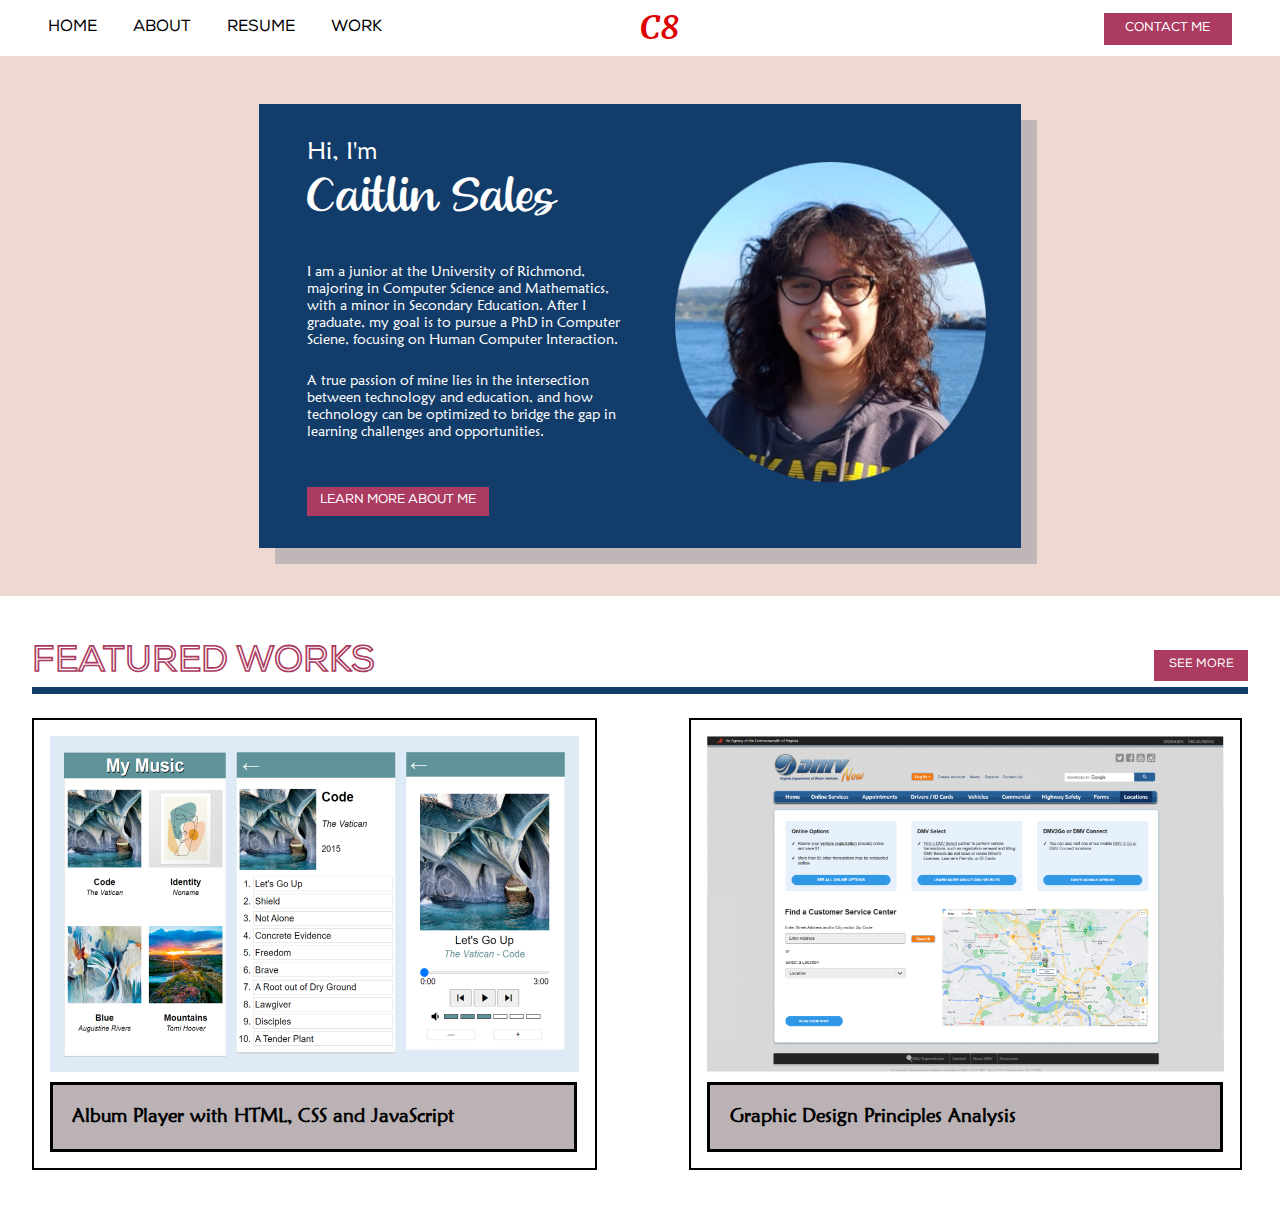
<file: index.html>
<!DOCTYPE html>
<html lang="en" dir="ltr">
  <head>
    <meta charset="utf-8">
    <title></title>
    <link rel="stylesheet" href="styles.css">
  </head>
  <body>
    <div class="grid_container">
      <!-- navigation bar -->
      <div class="navigation_bar">
        <div class="navigation_options">
          <span><a href="index.html">HOME</a></span>
          <span><a href="about.html">ABOUT</a></span>
          <span><a href="resume.html">RESUME</a></span>
          <span><a href="work.html">WORK</a></span>
        </div>
        <div class="navigation_other">
          <div class="name_logo">
            C8
          </div>
          <div class="contact_me_button">
            <a href="contact.html"><button type="button" name="button">CONTACT ME</button></a>
          </div>
        </div>
      </div>
      <!-- introduction -->
      <div class="intro">
        <div class="intro_container">
          <div class="intro_me">
            <div class="intro_introduction">
              <h3>Hi, I'm</h3>
              <h1>Caitlin Sales</h1>
              <p>I am a junior at the University of Richmond, majoring in Computer Science and Mathematics, with
              a minor in Secondary Education. After I graduate, my goal is to pursue a PhD in Computer Sciene,
              focusing on Human Computer Interaction.</p>
              <p>A true passion of mine lies in the intersection between technology and education, and how technology can be optimized to
                bridge the gap in learning challenges and opportunities.</p>
              <a href="about.html"><button type="button" name="button" id="about_button">LEARN MORE ABOUT ME</button></a>
            </div>
            <div class="intro_picture">
              <div class="intro_picture_wrapper">
                <img src="images/caitlin-pic-4.png" alt="">
              </div>
            </div>
          </div>
        </div>
      </div>
      <!-- featured work -->
      <div class="projects">
        <div class="projects_title">
          <h2>FEATURED WORKS</h2>
          <div class="projects_works_link">
            <a href="work.html"><button type="button" name="button" id="works_button">SEE MORE</button></a>
          </div>
        </div>
        <!-- album player project -->
        <div class="projects_work">
          <div class="work_wrapper work1">
            <div class="project_wrapper" onclick="location.href='album_player.html';">
              <div class="project_image_wrapper">
                <img src="images/album-player.png" alt="">
              </div>
            <div class="project_name">
              <p>Album Player with HTML, CSS and JavaScript</p>
            </div>
            </div>
          </div>
          <!-- graphic design principles project -->
          <div class="work_wrapper work2">
            <div class="project_wrapper">
              <div class="project_image_wrapper">
                <img src="images/graphic-design-principles.png" alt="">
              </div>
            <div class="project_name">
              <p>Graphic Design Principles Analysis</p>
            </div>
            </div>
          </div>
        </div>
      </div>
    </div>
  </body>
</html>
</file>
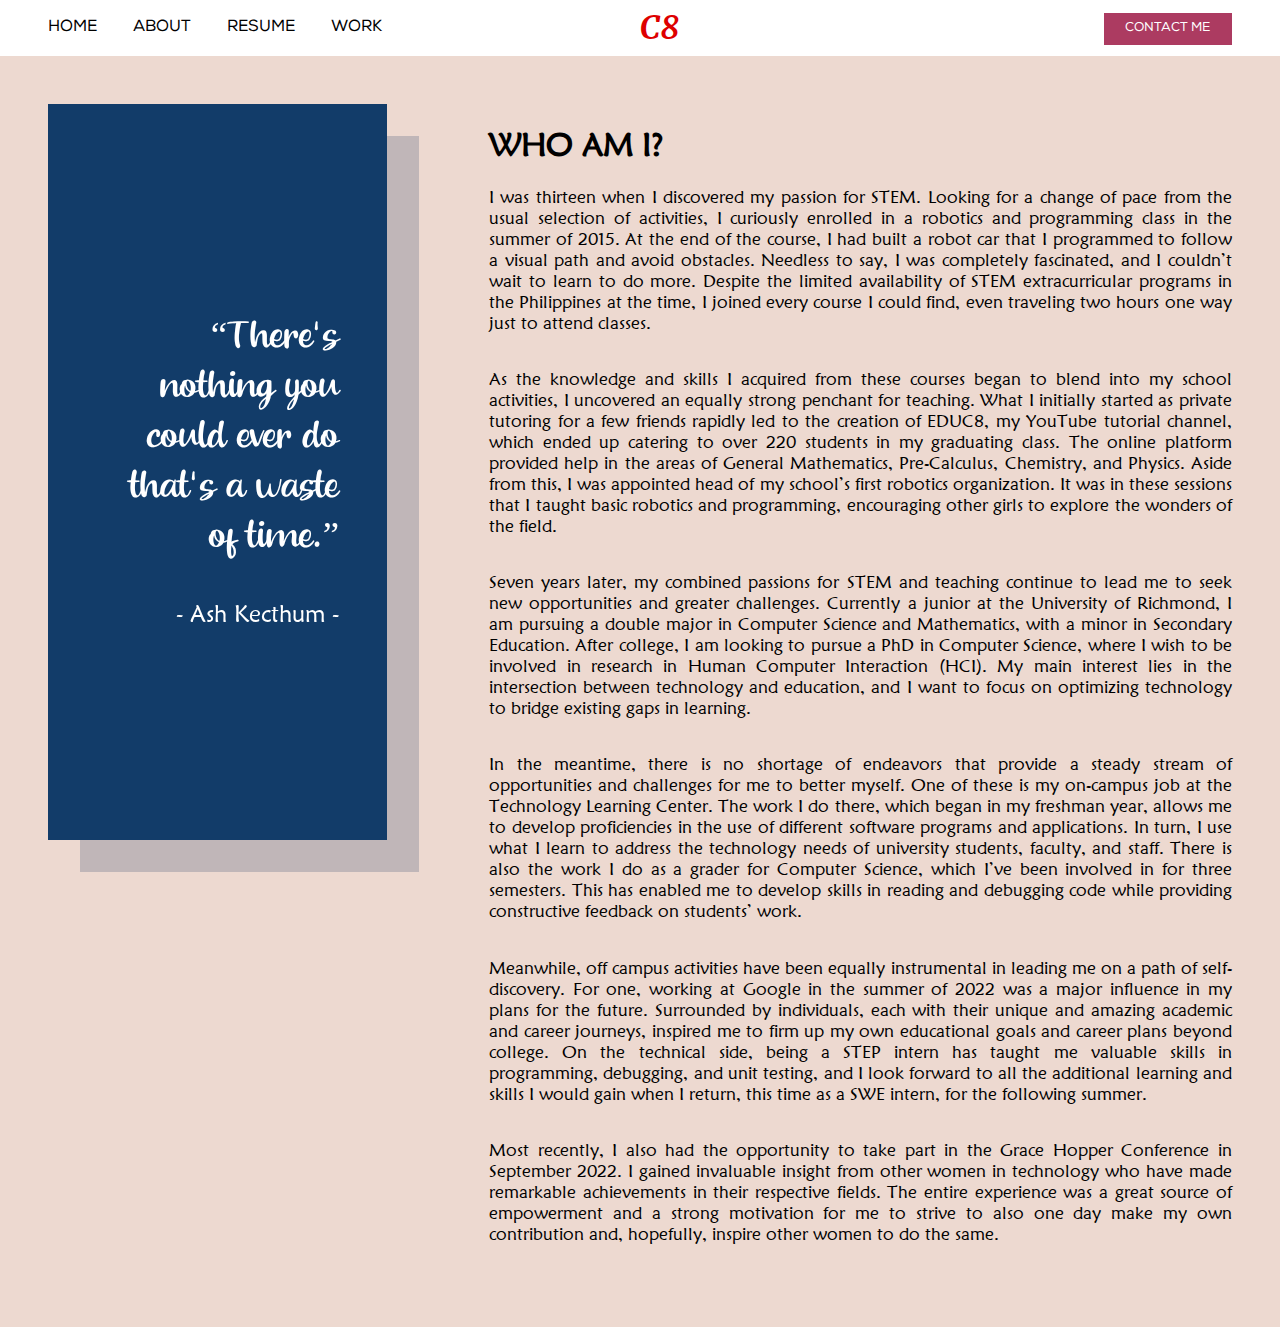
<file: about.html>
<!DOCTYPE html>
<html lang="en" dir="ltr">
  <head>
    <meta charset="utf-8">
    <title></title>
    <link rel="stylesheet" href="styles.css">
  </head>
  <body>
    <div class="grid_container">
      <!-- navigation bar -->
      <div class="navigation_bar">
        <div class="navigation_options">
          <span><a href="index.html">HOME</a></span>
          <span><a href="about.html">ABOUT</a></span>
          <span><a href="resume.html">RESUME</a></span>
          <span><a href="work.html">WORK</a></span>
        </div>
        <div class="navigation_other">
          <div class="name_logo">
            C8
          </div>
          <div class="contact_me_button">
            <a href="contact.html"><button type="button" name="button">CONTACT ME</button></a>
          </div>
        </div>
      </div>
      <div class="about">
        <div class="about_container">
          <!-- Pokemon quote -->
          <div class="about_quote">
            <div class="about_quote_wrapper">
              <h3>&ldquo;There's nothing you could ever do that's a waste of time.&rdquo;</h3>
              <p>- Ash Kecthum -</p>
            </div>
          </div>
          <!-- who am I section -->
          <div class="about_bio">
            <h1>WHO AM I?</h1>
            <p>I was thirteen when I discovered my passion for STEM. Looking for a change of pace from the usual selection of activities, I curiously enrolled
              in a robotics and programming class in the summer of 2015. At the end of the course, I had built a robot car that I programmed to follow a visual
              path and avoid obstacles. Needless to say, I was completely fascinated, and I couldn’t wait to learn to do more. Despite the limited availability of STEM
              extracurricular programs in the Philippines at the time, I joined every course I could find, even traveling two hours one way just to attend classes. </p>
            <p>As the knowledge and skills I acquired from these courses began to blend into my school activities, I uncovered an equally strong penchant for teaching.
              What I initially started as private tutoring for a few friends rapidly led to the creation of EDUC8, my YouTube tutorial channel, which ended up catering to
              over 220 students in my graduating class. The online platform provided help in the areas of General Mathematics, Pre-Calculus, Chemistry, and Physics. Aside from this,
              I was appointed head of my school’s first robotics organization. It was in these sessions that I taught basic robotics and programming, encouraging other girls to
              explore the wonders of the field.</p>
            <p>Seven years later, my combined passions for STEM and teaching continue to lead me to seek new opportunities and greater challenges. Currently a junior
              at the University of Richmond, I am pursuing a double major in Computer Science and Mathematics, with a minor in Secondary Education. After college, I am
              looking to pursue a PhD in Computer Science, where I wish to be involved in research in Human Computer Interaction (HCI). My main interest lies in the intersection
              between technology and education, and I want to focus on optimizing technology to bridge existing gaps in learning.</p>
            <p>In the meantime, there is no shortage of endeavors that provide a steady stream of opportunities and challenges for me to better myself. One of these is
              my on-campus job at the Technology Learning Center. The work I do there, which began in my freshman year, allows me to develop proficiencies in the use of
              different software programs and applications. In turn, I use what I learn to address the technology needs of university students, faculty, and staff. There
              is also the work I do as a grader for Computer Science, which I’ve been involved in for three semesters. This has enabled me to develop skills in reading and
              debugging code while providing constructive feedback on students’ work. </p>
            <p>Meanwhile, off campus activities have been equally instrumental in leading me on a path of self-discovery. For one, working at Google in the summer of
              2022 was a major influence in my plans for the future. Surrounded by individuals, each with their unique and amazing academic and career journeys, inspired
              me to firm up my own educational goals and career plans beyond college. On the technical side, being a STEP intern has taught me valuable skills in programming,
              debugging, and unit testing, and I look forward to all the additional learning and skills I would gain when I return, this time as a SWE intern, for the following
              summer. </p>
            <p>Most recently, I also had the opportunity to take part in the Grace Hopper Conference in September 2022. I gained invaluable insight from other women in technology
              who have made remarkable achievements in their respective fields. The entire experience was a great source of empowerment and a strong motivation for me to strive
              to also one day make my own contribution and, hopefully, inspire other women to do the same.</p>
          </div>
        </div>
      </div>
    </div>
  </body>
</html>
</file>
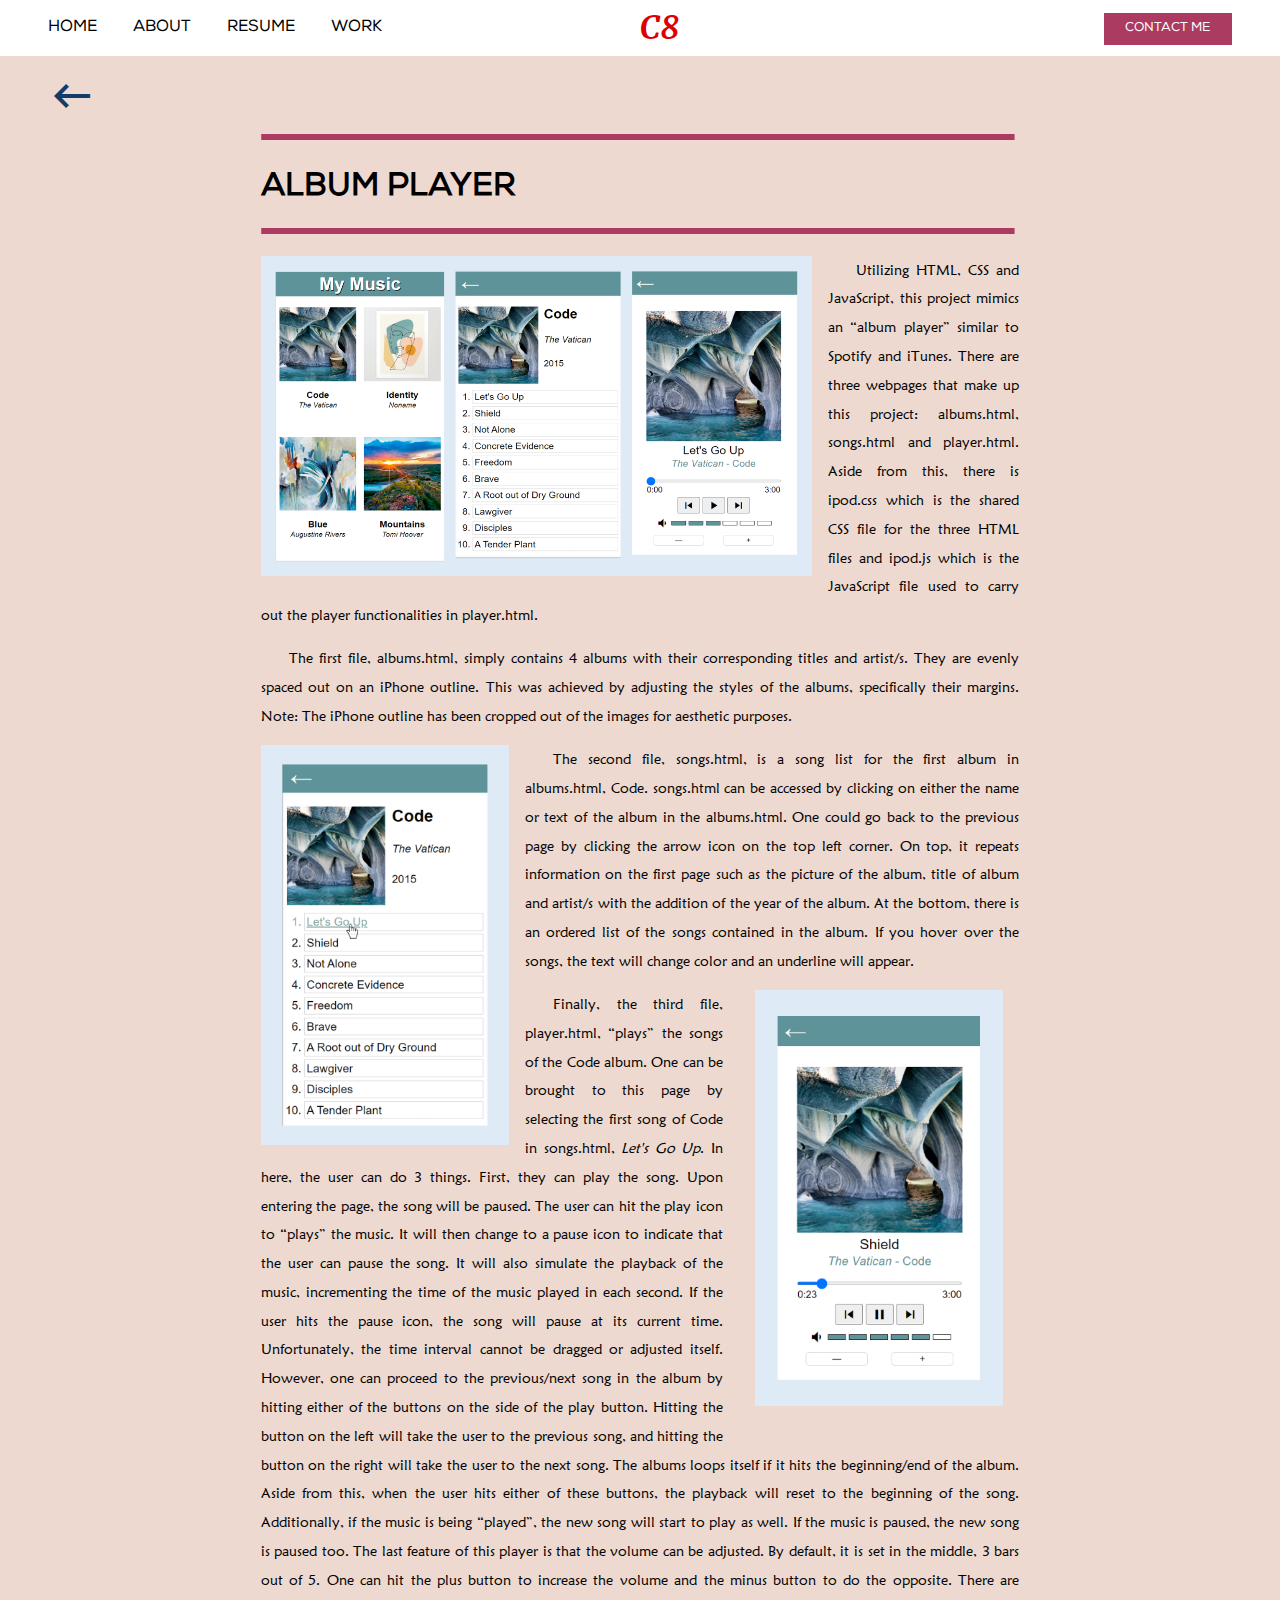
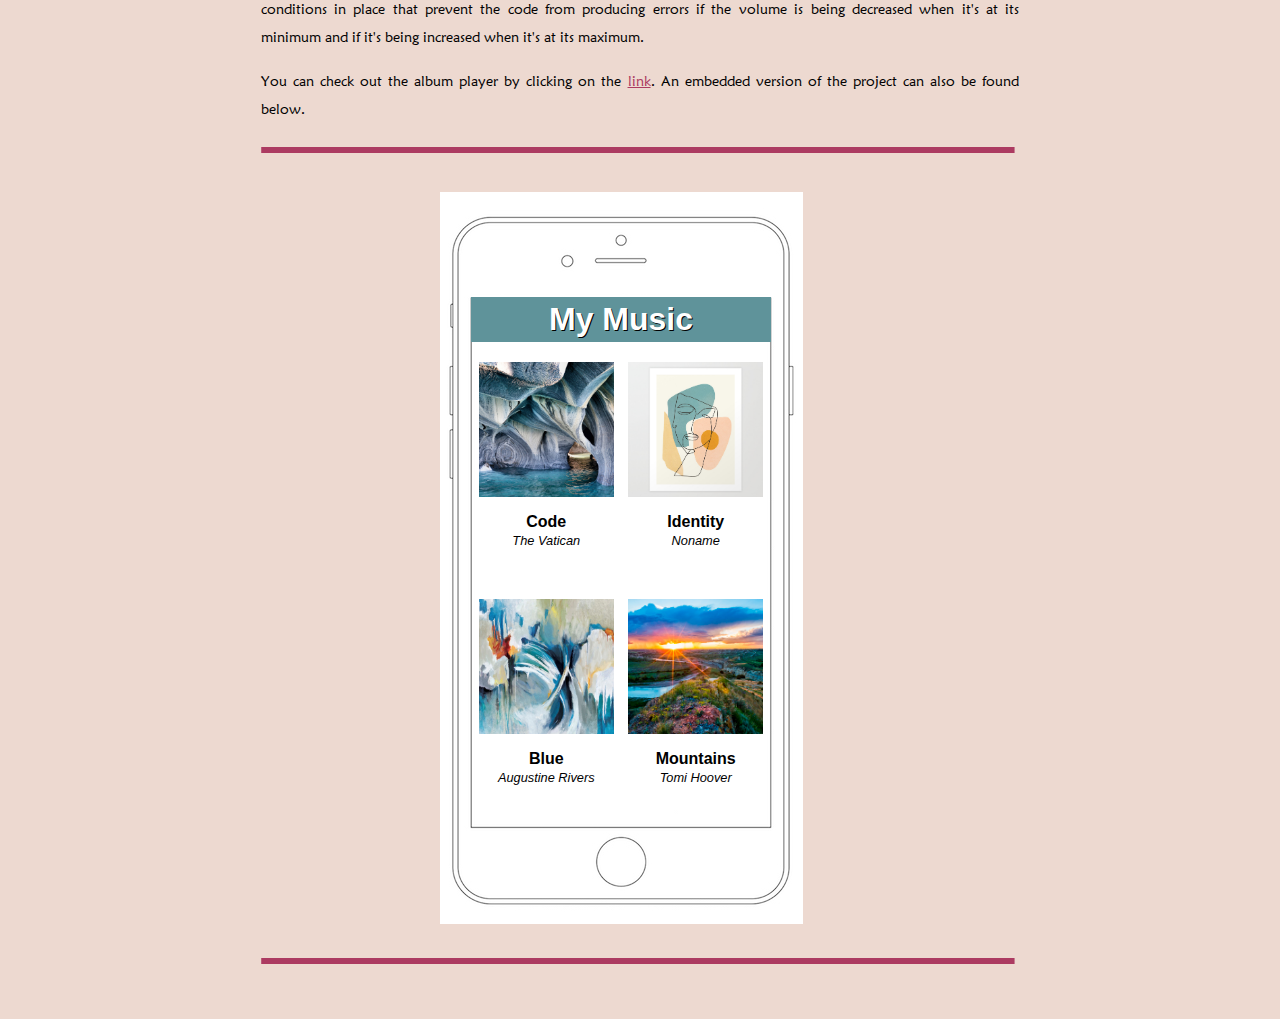
<file: album_player.html>
<!DOCTYPE html>
<html lang="en" dir="ltr">
  <head>
    <meta charset="utf-8">
    <title></title>
    <link href="https://fonts.googleapis.com/icon?family=Material+Icons" rel="stylesheet">
    <link rel="stylesheet" href="styles.css">
  </head>
  <body>
    <div class="grid_container">
      <!-- navigation bar -->
      <div class="navigation_bar">
        <div class="navigation_options">
          <span><a href="index.html">HOME</a></span>
          <span><a href="about.html">ABOUT</a></span>
          <span><a href="resume.html">RESUME</a></span>
          <span><a href="work.html">WORK</a></span>
        </div>
        <div class="navigation_other">
          <div class="name_logo">
            C8
          </div>
          <div class="contact_me_button">
            <a href="contact.html"><button type="button" name="button">CONTACT ME</button></a>
          </div>
        </div>
      </div>
      <!-- back to work page button -->
      <div class="back_button">
        <a href="work.html"><i class="material-icons back_icon">keyboard_backspace</i></a>
      </div>
      <!-- album player project -->
      <div class="album_project">
        <div class="album_project_wrapper">
          <img src="images/line.png" class="lines" alt="">
          <h1>ALBUM PLAYER</h1>
          <img src="images/line.png" class="lines" alt="">
          <div class="album_paragraph">
            <img src="images/album-player.png" alt="">
            <p>&emsp;&emsp;Utilizing HTML, CSS and JavaScript, this project mimics an &ldquo;album player&rdquo; similar to Spotify
            and iTunes. There are three webpages that make up this project: albums.html, songs.html and player.html.
            Aside from this, there is ipod.css which is the shared CSS file for the three HTML files and ipod.js
            which is the JavaScript file used to carry out the player functionalities in player.html.</p>
            <p>&emsp;&emsp;The first file, albums.html, simply contains 4 albums with their corresponding titles
            and artist/s. They are evenly spaced out on an iPhone outline. This was achieved by adjusting the styles
            of the albums, specifically their margins. Note: The iPhone outline has been cropped out of the images
            for aesthetic purposes.</p>
            <img src="images/album-player2.png" alt="" id="image_left_height">
            <p>&emsp;&emsp;The second file, songs.html, is a song list for the first album in albums.html, Code. songs.html
            can be accessed by clicking on either the name or text of the album in the albums.html. One could go back to the previous
            page by clicking the arrow icon on the top left corner. On top, it repeats information
            on the first page such as the picture of the album, title of album and artist/s with the addition of the year of the
            album. At the bottom, there is an ordered list of the songs contained in the album. If you hover over the songs, the text
            will change color and an underline will appear.</p>
            <img src="images/album-player3.png" alt="" id="image_right">
            <p>&emsp;&emsp;Finally, the third file, player.html, &ldquo;plays&rdquo; the songs of the Code album. One can be brought to this
            page by selecting the first song of Code in songs.html, <em>Let's Go Up</em>. In here, the user can do 3 things. First, they can play
            the song. Upon entering the page, the song will be paused. The user can hit the play icon to &ldquo;plays&rdquo; the music. It will then
            change to a pause icon to indicate that the user can pause the song. It will also simulate the playback of the music, incrementing the time
            of the music played in each second. If the user hits the pause icon, the song will pause at its current time. Unfortunately, the time interval
            cannot be dragged or adjusted itself. However, one can proceed to the previous/next song in the album by hitting either of the buttons on
            the side of the play button. Hitting the button on the left will take the user to the previous song, and hitting the button on the right will
            take the user to the next song. The albums loops itself if it hits the beginning/end of the album. Aside from this, when the user hits either
            of these buttons, the playback will reset to the beginning of the song. Additionally, if the music is being &ldquo;played&rdquo;, the new song
            will start to play as well. If the music is paused, the new song is paused too. The last feature of this player is that the volume can be adjusted.
            By default, it is set in the middle, 3 bars out of 5. One can hit the plus button to increase the volume and the minus button to do the opposite.
            There are conditions in place that prevent the code from producing errors if the volume is being decreased when it's at its minimum and if it's
            being increased when it's at its maximum.</p>
            <p>You can check out the album player by clicking on the <a href="album_project/albums.html" target="_blank">link</a>. An embedded version of the
            project can also be found below.</p>
          </div>
          <!-- album player project embed -->
          <div class="album_embed">
            <img src="images/line.png" class="lines" alt="">
            <embed src="album_project/albums.html"">
            <img src="images/line.png" class="lines" alt="">
          </div>
        </div>
      </div>
    </div>
  </body>
</html>
</file>
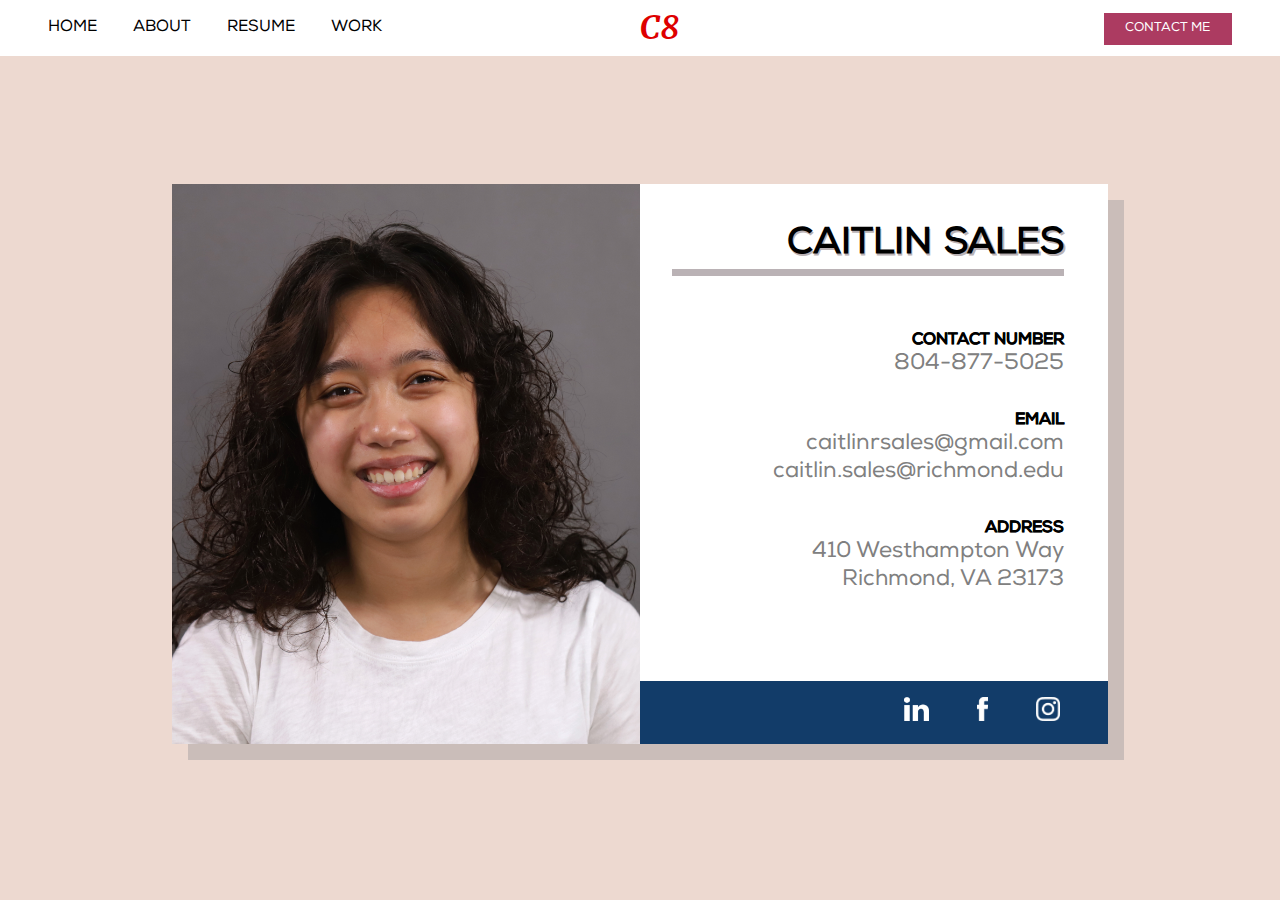
<file: contact.html>
<!DOCTYPE html>
<html lang="en" dir="ltr">
  <head>
    <meta charset="utf-8">
    <title></title>
    <link rel="stylesheet" href="styles.css">
  </head>
  <body>
    <div class="grid_container">
      <!-- navigation bar -->
      <div class="navigation_bar">
        <div class="navigation_options">
          <span><a href="index.html">HOME</a></span>
          <span><a href="about.html">ABOUT</a></span>
          <span><a href="resume.html">RESUME</a></span>
          <span><a href="work.html">WORK</a></span>
        </div>
        <div class="navigation_other">
          <div class="name_logo">
            C8
          </div>
          <div class="contact_me_button">
            <a href="contact.html"><button type="button" name="button">CONTACT ME</button></a>
          </div>
        </div>
      </div>
      <!-- contact information -->
      <div class="contact">
        <div class="contact_card">
          <div class="contact_image"></div>
          <div class="contact_info">
            <div class="contact_info_wrapper">
              <div class="contact_text">
                <div class="contact_text_wrapper">
                  <div class="contact_heading">
                    <h2>CAITLIN SALES</h2>
                  </div>
                  <div class="phone">
                    <h3>CONTACT NUMBER</h3>
                    <p>804-877-5025</p>
                  </div>
                  <div class="email">
                    <h3>EMAIL</h3>
                    <p>caitlinrsales@gmail.com</p>
                    <p>caitlin.sales@richmond.edu</p>
                  </div>
                  <div class="address">
                    <h3>ADDRESS</h3>
                    <p>410 Westhampton Way</p>
                    <p>Richmond, VA 23173</p>
                  </div>
                </div>
              </div>
              <div class="other_links">
                <div class="socials">
                  <a href="https://www.linkedin.com/in/caitlin-sales-2376701b5/" target="_blank"><img src="images/linkedin.png" id="linkedin" alt=""></a>
                  <a href="https://www.facebook.com/caitlin.sales" target="_blank"><img src="images/facebook.png" id="facebook" alt=""></a>
                  <a href="https://www.instagram.com/caitlinrsales/" target="_blank"><img src="images/instagram.png" id="facebook" alt=""></a>
                </div>
            </div>
            </div>
          </div>
        </div>
      </div>
    </div>
  </body>
</html>
</file>
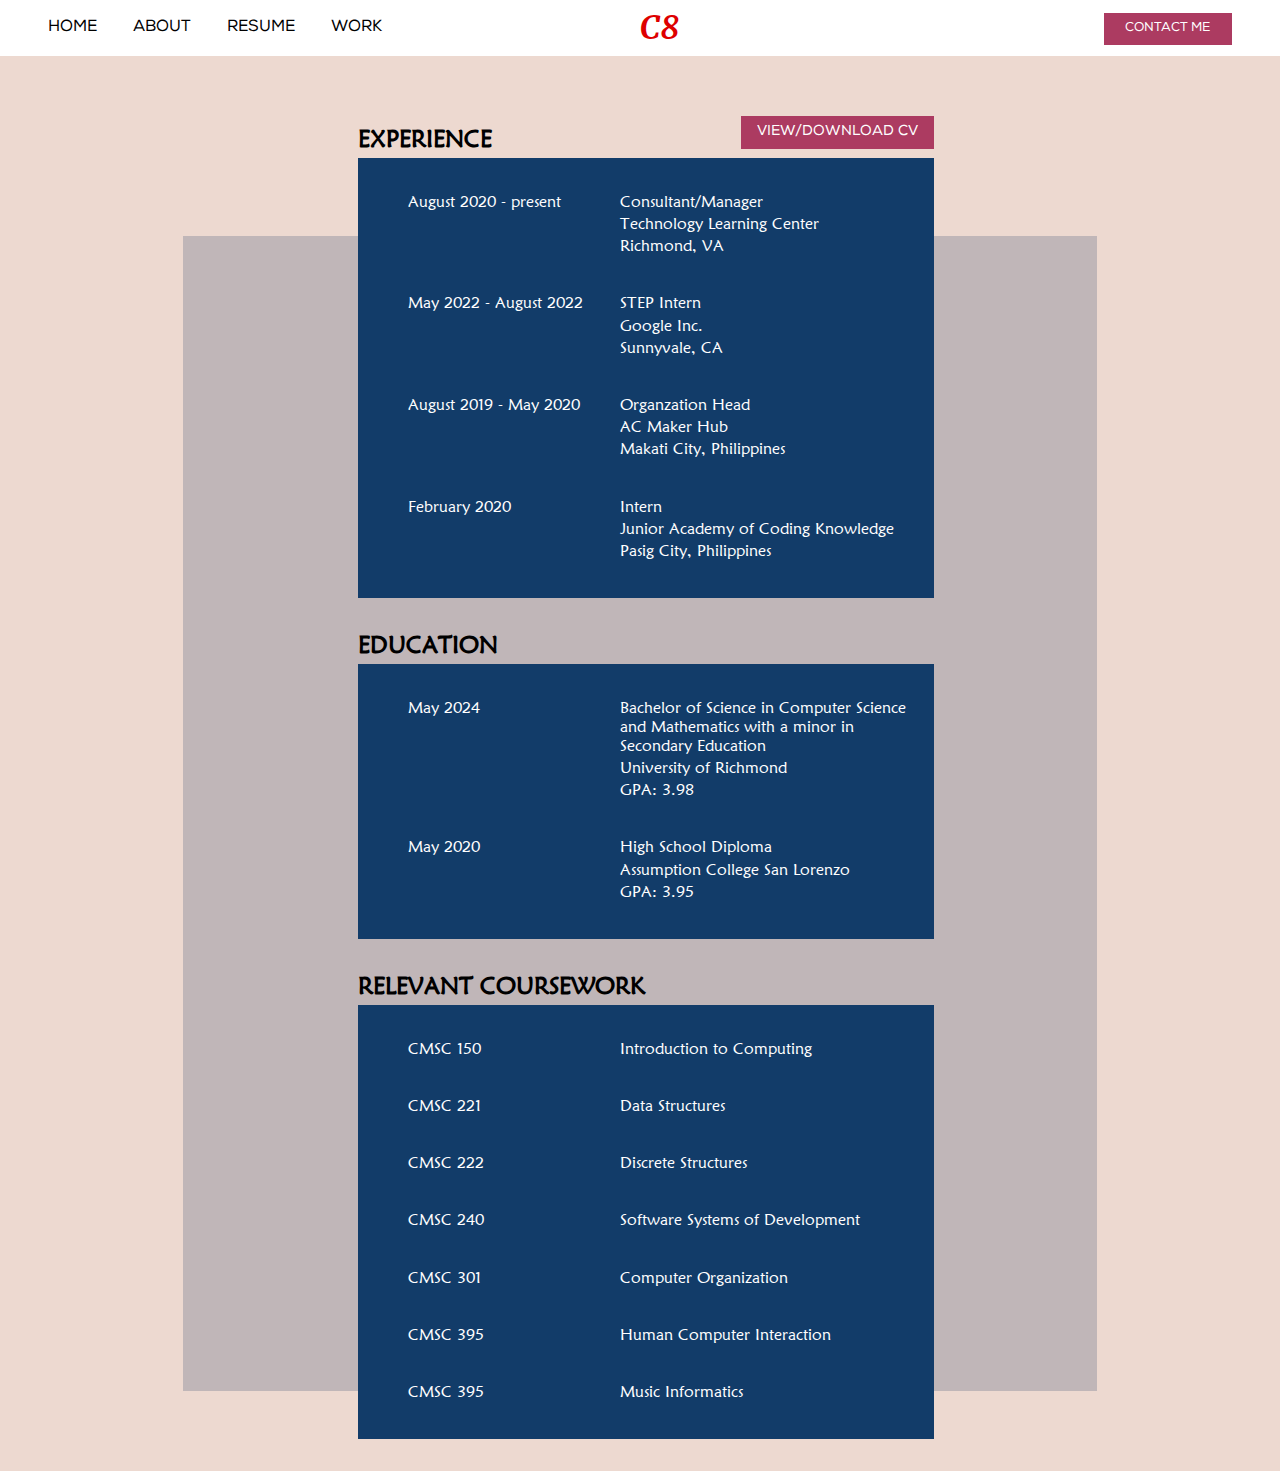
<file: resume.html>
<!DOCTYPE html>
<html lang="en" dir="ltr">
  <head>
    <meta charset="utf-8">
    <title></title>
    <link rel="stylesheet" href="styles.css">
  </head>
  <body>
    <div class="grid_container">
      <!-- navigation bar -->
      <div class="navigation_bar">
        <div class="navigation_options">
          <span><a href="index.html">HOME</a></span>
          <span><a href="about.html">ABOUT</a></span>
          <span><a href="resume.html">RESUME</a></span>
          <span><a href="work.html">WORK</a></span>
        </div>
        <div class="navigation_other">
          <div class="name_logo">
            C8
          </div>
          <div class="contact_me_button">
            <a href="contact.html"><button type="button" name="button">CONTACT ME</button></a>
          </div>
        </div>
      </div>
      <div class="resume_details">
        <!-- resume -->
        <div class="resume_background"></div>
        <div class="resume_container">
          <!-- experience -->
          <div class="resume_experience">
            <h1 id="experience_header">EXPERIENCE</h1>
            <div class="resume_download_container">
              <a href="Resume.pdf" target="_blank"><button type="button" name="button" id="cv_button">VIEW/DOWNLOAD CV</button></a>
            </div>
            <div class="resume_experience_container">
              <table>
                <tr>
                  <td class="resume_dates">August 2020 - present</td>
                  <td><p>Consultant/Manager</p>
                    <p>Technology Learning Center</p>
                    <p>Richmond, VA</p>
                  </td>
                </tr>
                <tr>
                  <td class="resume_dates">May 2022 - August 2022</td>
                  <td><p>STEP Intern</p>
                    <p>Google Inc.</p>
                    <p>Sunnyvale, CA</p>
                  </td>
                </tr>
                <tr>
                  <td class="resume_dates">August 2019 - May 2020</td>
                  <td><p>Organzation Head</p>
                    <p>AC Maker Hub</p>
                    <p>Makati City, Philippines</p>
                  </td>
                </tr>
                <tr>
                  <td class="resume_dates">February 2020</td>
                  <td><p>Intern</p>
                    <p>Junior Academy of Coding Knowledge</p>
                    <p>Pasig City, Philippines</p>
                  </td>
                </tr>
              </table>
            </div>
          </div>
          <!-- education -->
          <div class="resume_experience">
            <h1>EDUCATION</h1>
            <div class="resume_experience_container">
              <table>
                <tr>
                  <td class="resume_dates">May 2024</td>
                  <td><p>Bachelor of Science in Computer Science and Mathematics with a minor in Secondary Education</p>
                    <p>University of Richmond</p>
                    <p>GPA: 3.98</p>
                  </td>
                </tr>
                <tr>
                  <td class="resume_dates">May 2020</td>
                  <td><p>High School Diploma</p>
                    <p>Assumption College San Lorenzo</p>
                    <p>GPA: 3.95</p>
                  </td>
                </tr>
              </table>
            </div>
          </div>
          <!-- relevant coursework -->
          <div class="resume_experience">
            <h1>RELEVANT COURSEWORK</h1>
            <div class="resume_experience_container">
              <table>
                <tr>
                  <td class="resume_dates">CMSC 150</td>
                  <td><p>Introduction to Computing</p></td>
                </tr>
                <tr>
                  <td class="resume_dates">CMSC 221</td>
                  <td><p>Data Structures</p></td>
                </tr>
                <tr>
                  <td class="resume_dates">CMSC 222</td>
                  <td><p>Discrete Structures</p></td>
                </tr>
                <tr>
                  <td class="resume_dates">CMSC 240</td>
                  <td><p>Software Systems of Development</p></td>
                </tr>
                <tr>
                  <td class="resume_dates">CMSC 301</td>
                  <td><p>Computer Organization</p></td>
                </tr>
                <tr>
                  <td class="resume_dates">CMSC 395</td>
                  <td><p>Human Computer Interaction</p></td>
                </tr>
                <tr>
                  <td class="resume_dates">CMSC 395</td>
                  <td><p>Music Informatics</p></td>
                </tr>
              </table>
            </div>
          </div>
        </div>
      </div>
    </div>
  </body>
</html>
</file>
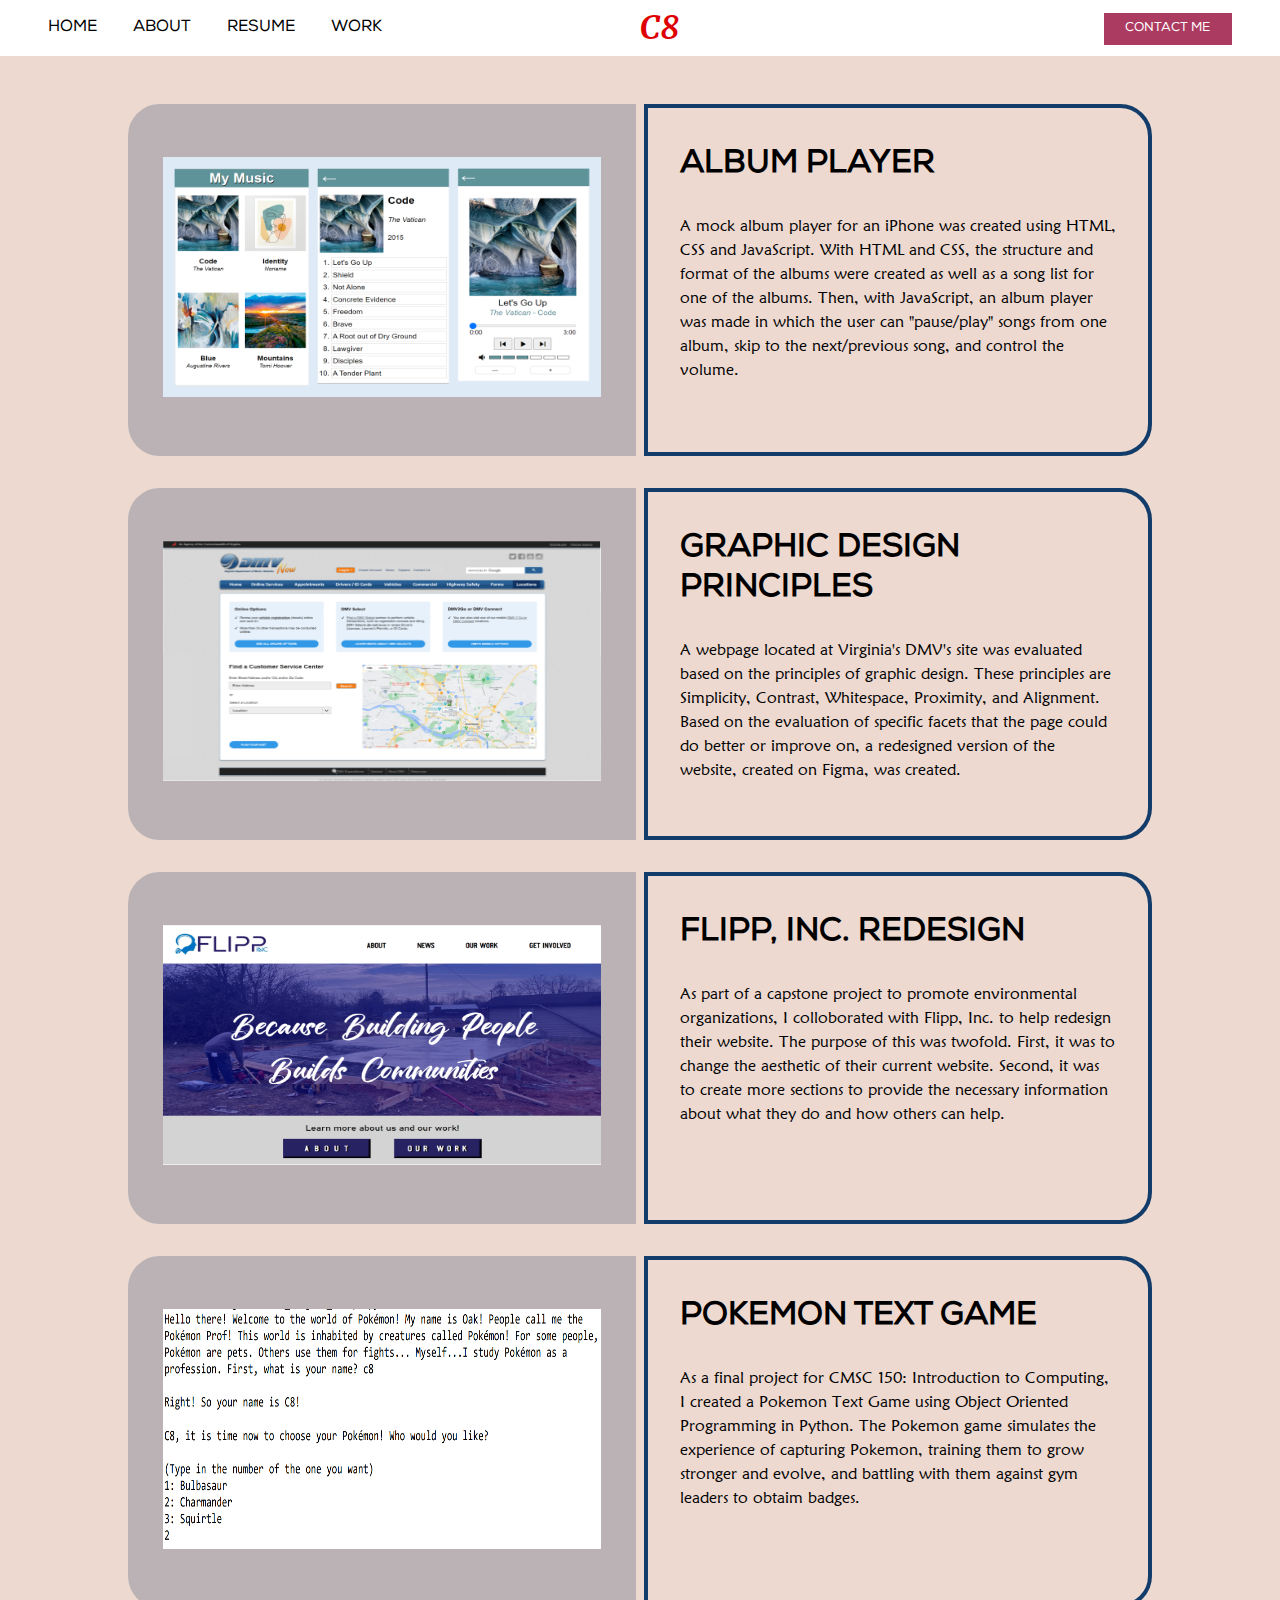
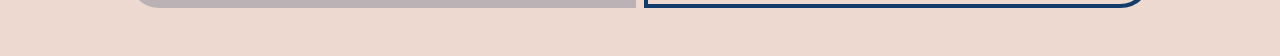
<file: work.html>
<!DOCTYPE html>
<html lang="en" dir="ltr">
  <head>
    <meta charset="utf-8">
    <title></title>
    <link rel="stylesheet" href="styles.css">
  </head>
  <body>
    <div class="grid_container">
      <!-- navigation bar -->
      <div class="navigation_bar">
        <div class="navigation_options">
          <span><a href="index.html">HOME</a></span>
          <span><a href="about.html">ABOUT</a></span>
          <span><a href="resume.html">RESUME</a></span>
          <span><a href="work.html">WORK</a></span>
        </div>
        <div class="navigation_other">
          <div class="name_logo">
            C8
          </div>
          <div class="contact_me_button">
            <a href="contact.html"><button type="button" name="button">CONTACT ME</button></a>
          </div>
        </div>
      </div>
      <!-- works -->
      <div class="works_project">
        <!-- album player project -->
        <div class="works">
          <div class="works_wrapper" onclick="location.href='album_player.html';">
            <div class="works_image">
              <div class="works_image_container">
              <img src="images/album-player.png" alt="">
              </div>
            </div>
            <div class="works_description">
              <h1>ALBUM PLAYER</h1>
              <p>A mock album player for an iPhone was created using HTML, CSS and JavaScript. With HTML and CSS,
              the structure and format of the albums were created as well as a song list for one of the albums.
              Then, with JavaScript, an album player was made in which the user can "pause/play" songs from one album,
              skip to the next/previous song, and control the volume. </p>
            </div>
          </div>
        </div>
        <!-- graphic design principles project -->
        <div class="works">
          <div class="works_wrapper">
          <div class="works_image">
            <div class="works_image_container">
            <img src="images/graphic-design-principles.png" alt="">
            </div>
          </div>
          <div class="works_description">
            <h1>GRAPHIC DESIGN PRINCIPLES</h1>
            <p>A webpage located at Virginia's DMV's site was evaluated based on the principles of graphic design.
            These principles are Simplicity, Contrast, Whitespace, Proximity, and Alignment. Based on the evaluation
            of specific facets that the page could do better or improve on, a redesigned version of the website,
            created on Figma, was created. </p>
          </div>
        </div>
        </div>
        <!-- flipp inc project -->
        <div class="works">
          <div class="works_wrapper">
          <div class="works_image">
            <div class="works_image_container">
              <img src="images/flipp-inc.png" alt="">
            </div>
          </div>
          <div class="works_description">
            <h1>FLIPP, INC. REDESIGN</h1>
            <p>As part of a capstone project to promote environmental organizations, I colloborated with Flipp, Inc.
            to help redesign their website. The purpose of this was twofold. First, it was to change the aesthetic of
            their current website. Second, it was to create more sections to provide the necessary information about
            what they do and how others can help.</p>
          </div>
        </div>
        </div>
        <!-- pokemon text game project -->
        <div class="works">
          <div class="works_wrapper">
          <div class="works_image">
            <div class="works_image_container">
            <img src="images/pokemon-test-game.png" alt="">
            </div>
          </div>
          <div class="works_description">
            <h1>POKEMON TEXT GAME</h1>
            <p>As a final project for CMSC 150: Introduction to Computing, I created a Pokemon Text Game using Object Oriented
            Programming in Python. The Pokemon game simulates the experience of capturing Pokemon, training them to grow stronger
            and evolve, and battling with them against gym leaders to obtaim badges.</p>
          </div>
        </div>
        </div>
      </div>
    </div>
  </body>
</html>
</file>
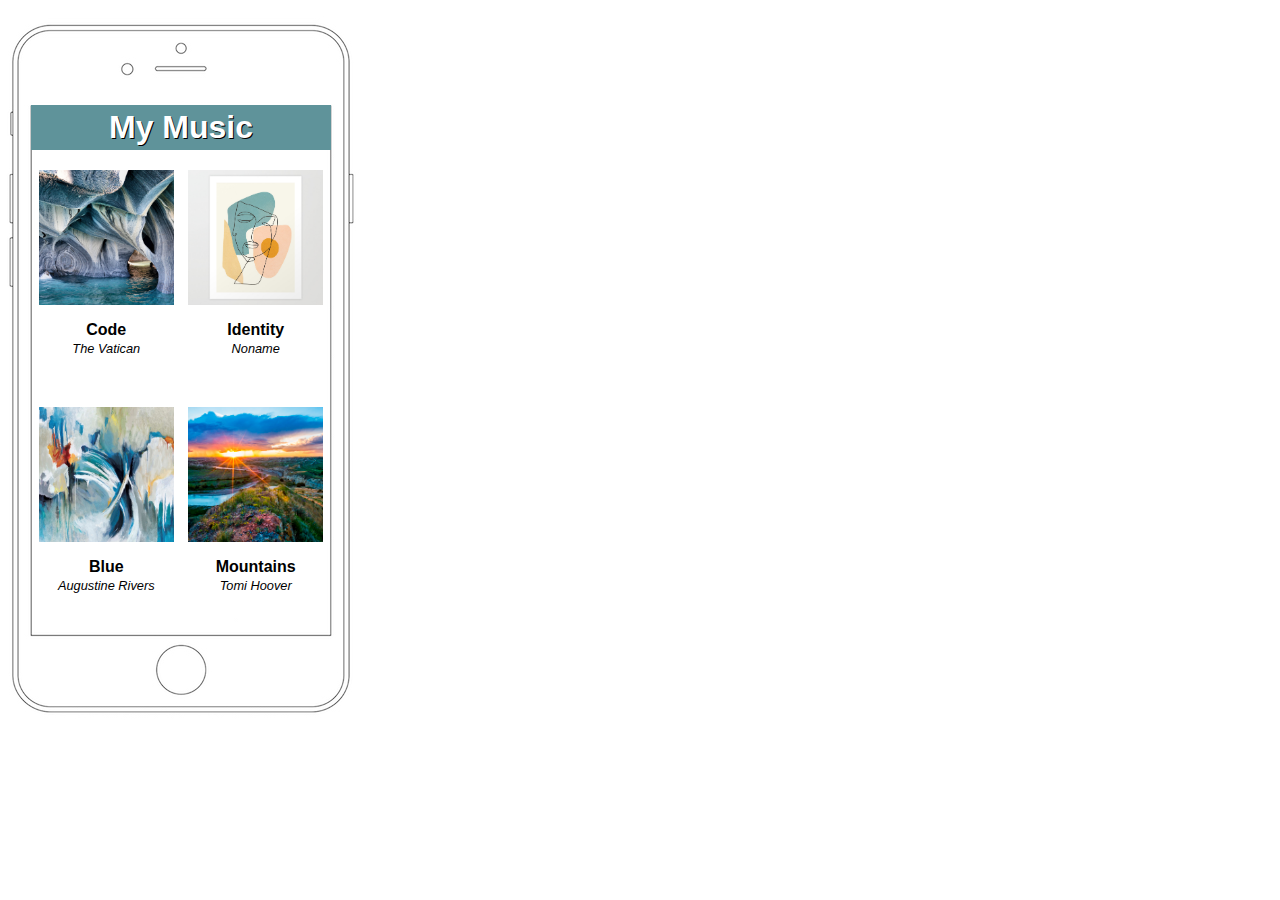
<file: album_project/albums.html>
<html>
    <head>
        <title>Album Select</title>
        <link rel="stylesheet" type="text/css" href="ipod.css"/>
    </head>
    <body>
        <div id="screen">
              <!-- header section -->
              <div class="head-bar">
                    <h1>My Music</h1>
              </div>

              <!-- album section -->
              <!-- album 1 -->
              <div class="albums-album-wrapper"><a href="songs.html">
                  <img class="albums-album-art" src="images/cave.jpeg" alt="">
                  <p class="albums-album-name">Code</p>
                  <p class="albums-artist-name">The Vatican</p>
              </a></div>
              <!-- album 2 -->
              <div class="albums-album-wrapper">
                <img class="albums-album-art" src="images/face.jpeg" alt="">
                <p class="albums-album-name">Identity</p>
                <p class="albums-artist-name">Noname</p>
              </div>
              <!-- album 3 -->
              <div class="albums-album-wrapper">
                <img class="albums-album-art" src="images/blue.jpeg" alt="">
                <p class="albums-album-name">Blue</p>
                <p class="albums-artist-name">Augustine Rivers</p>
              </div>
              <!-- album 4 -->
              <div class="albums-album-wrapper">
                <img class="albums-album-art" src="images/blue_sky.jpeg" alt="">
                <p class="albums-album-name">Mountains</p>
                <p class="albums-artist-name">Tomi Hoover</p>
              </div>
        </div>
   </body>
</html>
<!--
* bg iphone img is 363x762px
* iphone 'screen' is apprx 300x530 -->
</file>
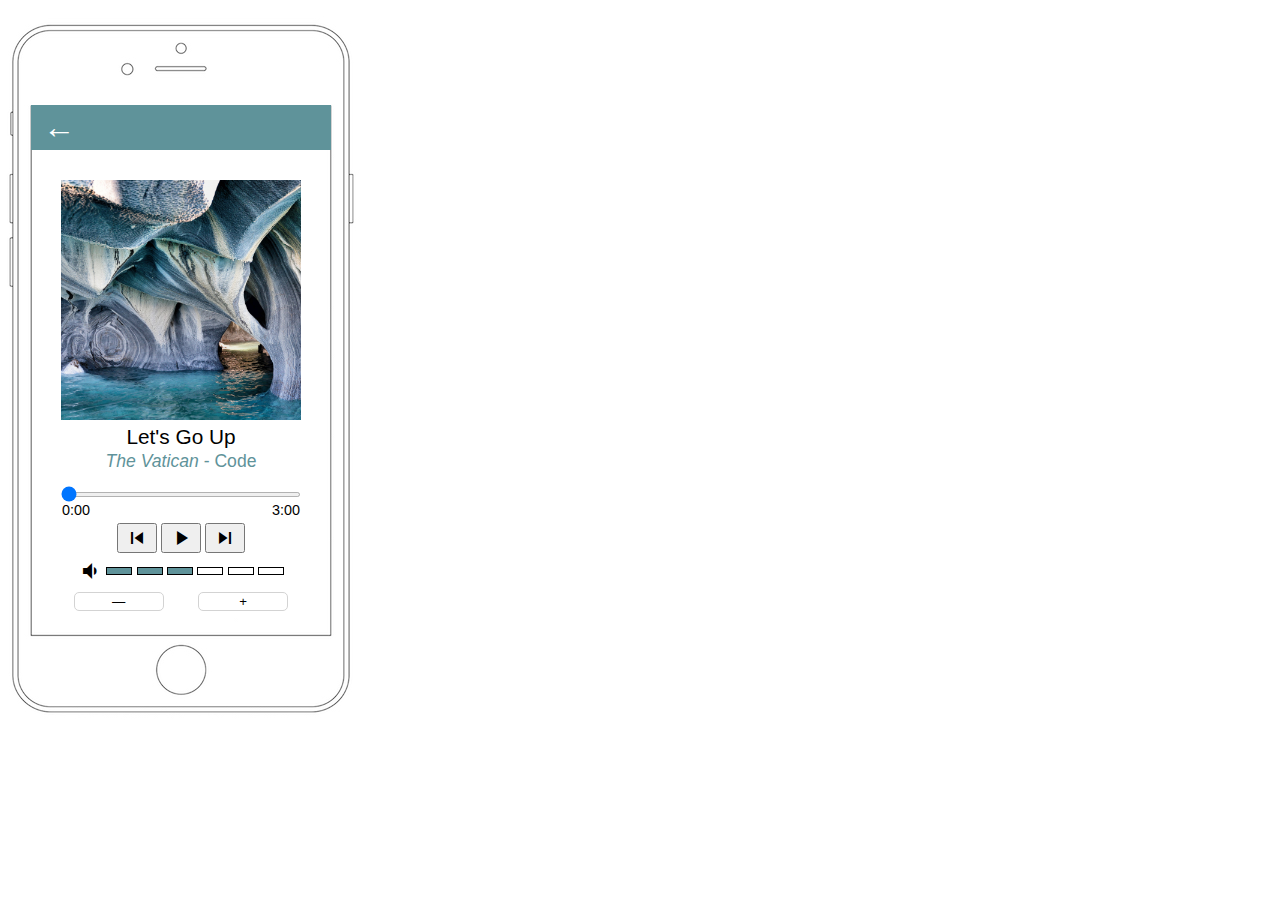
<file: album_project/player.html>
<html>
<head>
   <title>Music Player</title>
   <link rel="stylesheet" type="text/css" href="ipod.css"/>
   <link href="https://fonts.googleapis.com/icon?family=Material+Icons"
      rel="stylesheet">
</head>
<body>
   <div id="screen">
     <!-- header section -->
     <div class="head-bar back-button">
           <a href="songs.html">&larr;</a>
     </div>
    <!-- song and artist section -->
   <div class="player-album-art">
      <img src="images/cave.jpeg" alt="Currents Album Cover">
   </div>
   <div class="player-song-info">
      <p id="player-song-name">Let's Go Up</p>
      <p id="player-artist-name"><em>The Vatican</em> - Code</p>
   </div>
   <!-- player and playback section -->
   <input id="player-time" type="range" value="0" min="0" max="180">
   <div id="time-elapsed">0:00</div>
   <div id="time-total">3:00</div>
   <div class="player-controls">
      <button id="prev-btn"><i class="material-icons">skip_previous</i></button>
      <button id="switch-btn"><i class="material-icons">play_arrow</i></button>
      <button id="next-btn"><i class="material-icons">skip_next</i></button>
   </div>
   <!-- volume and volume control section -->
   <div class="volume-level">
      <i class="material-icons">volume_down</i>
      <div id="vl0" class="volume-bar"></div>
      <div id="vl1" class="volume-bar"></div>
      <div id="vl2" class="volume-bar"></div>
      <div id="vl3" class="volume-bar"></div>
      <div id="vl4" class="volume-bar"></div>
      <div id="vl5" class="volume-bar"></div>
   </div>
   <div class="volume-rocker">
     <button id="volume-down">&mdash;</button>
     <button id="volume-up">+</button>
   </div>

</div>
<script src="ipod.js"></script>
</body>
</html>
<!--
* bg iphone img is 363x762px
* iphone 'screen' is apprx 300x530 -->
</file>
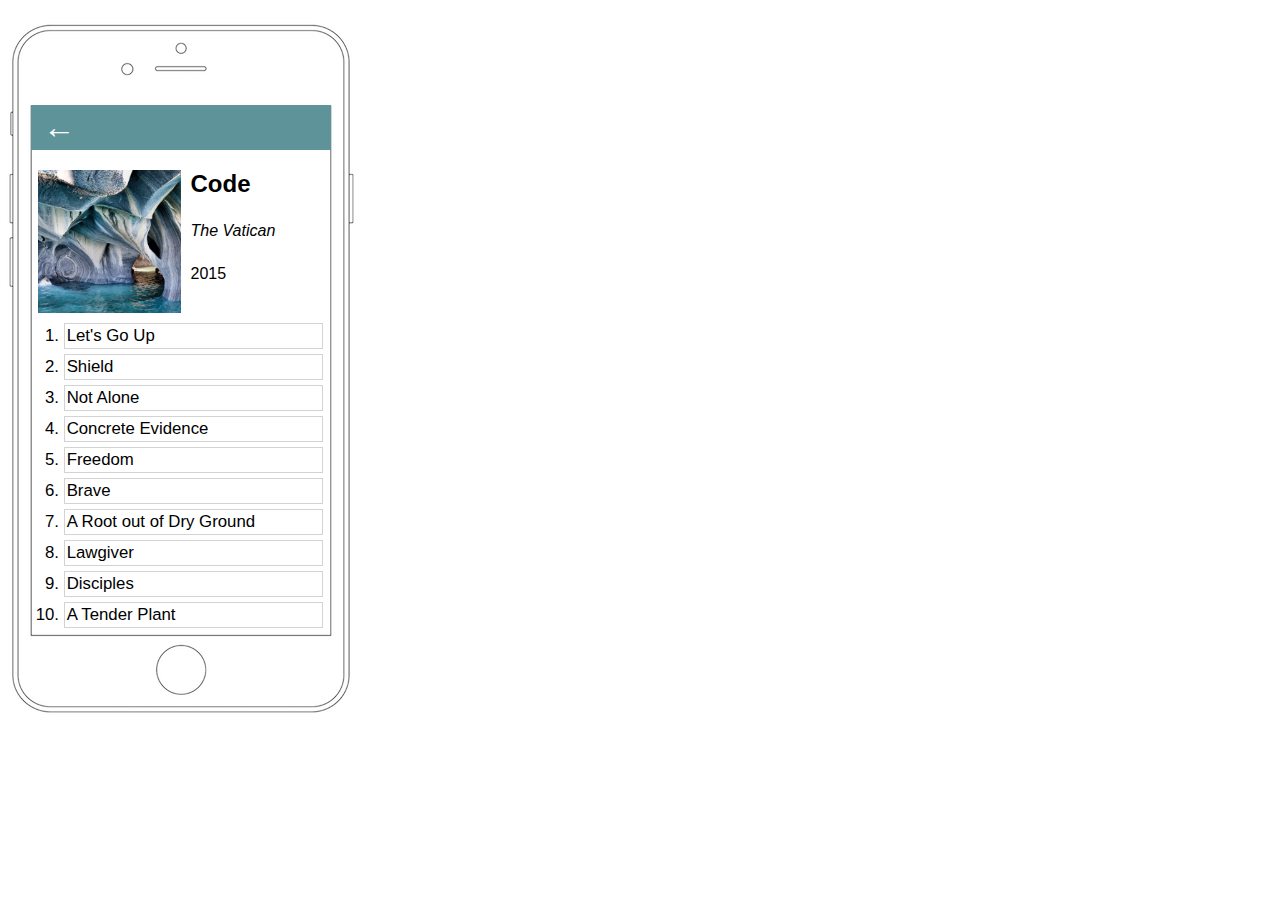
<file: album_project/songs.html>
<html>
    <head>
        <title>Album Select</title>
        <link rel="stylesheet" type="text/css" href="ipod.css"/>
    </head>
    <body>
        <div id="screen">
              <!-- header section -->
              <div class="head-bar back-button">
                    <a href="albums.html">&larr;</a>
              </div>
              <!-- song section -->
              <div class="songs-info-wrapper">
                <img class="songs-album-art" src="images/cave.jpeg" alt="">
                <p class="songs-album-name">Code</p>
                <p class="songs-artist-name">The Vatican</p>
                <p class="songs-album-year">2015</p>

                <!-- song list -->
                <ol class="songs-text-info">
                  <a href="player.html"><li class="songs-list">Let's Go Up</li></a>
                  <li class="songs-list">Shield</li>
                  <li class="songs-list">Not Alone</li>
                  <li class="songs-list">Concrete Evidence</li>
                  <li class="songs-list">Freedom</li>
                  <li class="songs-list">Brave</li>
                  <li class="songs-list">A Root out of Dry Ground</li>
                  <li class="songs-list">Lawgiver</li>
                  <li class="songs-list">Disciples</li>
                  <li class="songs-list">A Tender Plant</li>
                </ol>
              </div>
        </div>
   </body>
</html>
<!--
* bg iphone img is 363x762px
* iphone 'screen' is apprx 300x530 -->
</file>
<file: styles.css>
body {
    margin: 0;
    background-color: #EDD9D0;
    font-family: Nexa, sans-serif;
}

/* font styles */

@font-face {
  font-family: MerriweatherBoldItalic;
  src: url(fonts/Merriweather-BoldItalic.ttf);
}

@font-face {
  font-family: Nexa;
  src: url(fonts/Nexa-Regular.otf)
}

@font-face {
  font-family: BelovedTeacher;
  src: url(fonts/Beloved-Teacher.ttf)
}

@font-face {
  font-family: Maiandra;
  src: url(fonts/Maiandra-GD-Regular.ttf)
}

/* global styles */

.grid_container{
}

/* navigation bar styles */

.navigation_bar{
  background-color: white;
  width: 100%;
  color: black;
  display: grid;
  gap: 0;
}

.navigation_options span{
  font-family: Nexa, sans-serif;
}

.navigation_options a{
  color: black;
  text-decoration: none;
}

.navigation_options a:hover{
  color: #D76639;
  cursor: pointer;
}

.navigation_other{
  /* border: solid black; */
  display: grid;
  gap: 0;
}

.name_logo{
  /* padding-left: 5rem; */
  font-family: MerriweatherBoldItalic, serif;
  font-size: 2rem;
  color: #DE0000;
}

.contact_me_button{
  text-align: right;
}

.contact_me_button button{
  border: none;
  font-family: Nexa, sans-serif;
  font-size: 0.8em;
  background-color: #AC3B61;
  color: white;
}

.contact_me_button button:hover {
  background-color: #E9CFE8;
  color: black;
  cursor: pointer;
}

/* home/index page styles */

.intro{
  margin-left: auto;
  margin-right: auto;
  width: 100%;
  border: none;
}

.intro_container{
  display: grid;
  gap: 1rem;
}

.intro_me{
  background-color: #123C69;
  display: grid;
  gap: 0rem;
  color: white;
  box-shadow: 1em 1em #C0B6B8;
}

.intro_introduction{
  font-family: OpenSans, sans-serif;
}

.intro_introduction h1{
  font-family: BelovedTeacher, cursive;
  font-weight: normal;
}

.intro_introduction h3{
  font-weight: normal;
  font-family: Maiandra, sans-serif;
}

.intro_introduction p{
  font-family: Maiandra, sans-serif;
}

#about_button{
  background-color: #AC3B61;
  font-family: Nexa, sans-serif;
  color: white;
  border: none;
}

#about_button:hover {
  background-color: #E9CFE8;
  color: black;
  cursor: pointer;
}

.intro_picture{
  display: table;
  margin-left: auto;
  margin-right: auto;
}

.intro_picture_wrapper{
  display: table-cell;
  vertical-align: middle;
}

.projects{
  margin-top: 0;
  background-color: white;
  width: 100%;
  margin-left: auto;
  margin-right: auto;
  border: none;
}

.projects_title{
  font-family: Nexa, sans-serif;
  -webkit-text-stroke-color: #AC3B61;
  color: white;
  width: 95%;
  margin-left: auto;
  margin-right: auto;
}

.projects_title h2{
  display: inline-block;
}

.projects_work{
  display: grid;
  gap: 1rem;
}

.project_name{
  background-color: #BAB2B5;
  border: solid black;
  font-family: Maiandra, sans-serif;
  font-weight: bold;
}

.projects_works_link{
  float: right;
}

#works_button{
  -webkit-text-stroke-width: 0px;
  background-color: #AC3B61;
  font-family: Nexa, sans-serif;
  color: white;
  border: none;
}

#works_button:hover {
  background-color: #E9CFE8;
  color: black;
  cursor: pointer;
}

.work_wrapper:hover{
  transform: scale(1.05);
  cursor: pointer;
}

/* about page styles */

.about{
  margin-left: auto;
  margin-right: auto;
  width: 100%;
}

.about_container{
  display: grid;
  gap: 1rem;
}

.about_quote{
  color: white;
  display: table;
}

.about_quote_wrapper{
  display: table-cell;
  vertical-align: middle;
  background-color: #123C69;
  box-shadow: 2em 2em #C0B6B8;
  position: fixed;
}

.about_quote_wrapper h3{
  text-align: right;
  font-family: BelovedTeacher, cursive;
  font-weight: normal;
}

.about_quote_wrapper p{
  text-align: right;
  font-family: Maiandra, sans-serif;
}

.about_bio{
  text-align: center;
}

.about_bio h1{
  font-family: Maiandra, sans-serif;
  text-align: left;
}

.about_bio p{
  text-align: justify;
  font-family: Maiandra, sans-serif;
}

/* contact page styles */

.contact{
  display: grid;
  padding-bottom: 3rem;
}

.contact_card{
  height: 100%;
  background-color: white;
  display: grid;
  gap: 0em;
  overflow: hidden;
  margin-bottom: 3rem;
}

.contact_image{
  background-image: url(images/headshot.jpg);
  background-size: cover;
  background-repeat: no-repeat;
  background-position: center center;
}

.contact_text{
  text-align: right;
}

.contact_text_wrapper{
  width: 100%;
}

.contact_info_wrapper{
  height: 100%;
  position: relative;
}

.contact_info h2{
  font-family: Nexa, sans-serif;
  text-align: right;
}

.contact_info p{
  font-family: Nexa, sans-serif;
  color: grey;
}

.contact_info h3{
  font-family: Nexa, sans-serif;
  -webkit-text-stroke-width: 0.5px;
}

.other_links{
  background-color: #123C69;
  position: absolute;
  width: 100%;
}

.socials{
  display: flex;
  justify-content: flex-end;
}

/* resume page styles */

.resume_details {
  display: grid;
  gap: 0;
  width: 100%;
  border: none;
}

.resume_background {
  background-color: #C0B6B8;
  z-index: 1;
}

.resume_container{
  z-index: 3;
}

.resume_experience h1{
  font-family: Maiandra, sans-serif;
}

.resume_experience_container{
  height: 100%;
  background-color: #123C69;
  color: white;
  font-family: Maiandra, sans-serif;
}

.resume_experience_container td{
  vertical-align: top;
}

.resume_download_container{
  float: right;
}

#experience_header{
  display: inline-block;
}

#cv_button{
  background-color: #AC3B61;
  font-family: Nexa, sans-serif;
  color: white;
  border: none;
}

#cv_button:hover {
  background-color: #E9CFE8;
  color: black;
  cursor: pointer;
}

/* works page styles */

.works_project{
  width: 100%;
}

.works{
  width: 100%;
  display: grid;
}

.works_wrapper{
  display: grid;
}

.works_wrapper:hover{
  transform: scale(1.05);
  cursor: pointer;
}

.works_image{
  background-color: #BAB2B5;
  border: solid #BAB2B5;
  display: table;
}

.works_image_container{
  display: table-cell;
  vertical-align: middle;
  text-align: center;
}

.works_image img{
  max-width: 100%;
  max-height: 100%;
}

.works_description{
  font-family: Maiandra, sans-serif;
}

.works_description h1{
  font-family: Nexa, sans-serif;
}

/* album player project styles */

.back_button{
  width: 100%;
}

.back_icon{
  color: #123C69;
}

.back_icon:hover{
  cursor: pointer;
}

.album_project{
  display: grid;
}

.album_paragraph img{
  float: left;
}

.album_project_wrapper h1{
  font-family: Nexa, sans-serif;
}

.album_paragraph p{
  font-family: Maiandra, sans-serif;
  text-align: justify;
}

.album_embed{
  text-align: center;
  width: 100%;
}

.album_paragraph a{
  color: #AC3B61;
}

.album_paragraph a:hover{
  color: #123C69;
}

.lines{
  width: 100%;
}

#image_right{
  float: right;
}

/* media query >1300px */

@media (min-width: 1300px){
  /* navigation bar styles */
  .navigation_bar{
    height: 3.5rem;
    line-height: 3.5em;
    grid-template-columns: 1fr 1fr 1fr 1fr 1fr 1fr;
  }

  .navigation_options{
    padding-left: 3rem;
    grid-column-start: 1;
    grid-column-end: 4;
  }

  .navigation_options span{
    margin-right: 4rem;
  }

  .navigation_other{
    /* border: solid black; */
    grid-column-start: 4;
    grid-column-end: 7;
    grid-template-columns: 1fr 1fr;
  }

  .name_logo{
    /* padding-left: 5rem; */
    grid-column-start: 1;
    grid-column-end: 2;
  }

  .contact_me_button{
    padding-right: 3rem;
    grid-column-start: 2;
    grid-column-end: 3;
  }

  .contact_me_button button{
    height: 2rem;
    width: 8rem;
  }

  /* home/index page styles */

  .intro{
    padding-top: 3rem;
    padding-bottom: 3rem;
  }

  .intro_container{
    grid-template-columns: 1fr 1fr 1fr 1fr 1fr;
  }

  .intro_me{
    grid-column-start: 2;
    grid-column-end: 5;
    grid-template-columns: 1fr 1fr;
    padding-top: 2rem;
    padding-bottom: 2rem;
    padding-left: 3rem;
    padding-right: 1rem;
  }

  .intro_introduction{
    grid-column-start: 1;
    grid-column-end: 2;
    padding-right: 1em;
  }

  .intro_introduction h1{
    margin-top: 0;
    margin-bottom: 2rem;
    font-size: 3.5em;
  }

  .intro_introduction h3{
    font-size: 2em;
    margin-bottom: 0;
    margin-top: 0;
  }

  .intro_introduction p{
    font-size: 1em;
    margin-bottom: 1.5rem;
  }

  #about_button{
    margin-top: 1.5rem;
    padding: 0.5em 1em;
    font-size: 0.9em;
  }

  .intro_picture{
    grid-column-start: 2;
    grid-column-end: 3;
  }

  .intro_picture img{
    height: 25rem;
  }

  .projects{
    padding-top: 1em;
    padding-bottom: 3rem;
  }

  .projects_title{
    margin-bottom: 1em;
    -webkit-text-stroke-width: 0.5px;
    font-size: 1.5em;
    border-bottom: solid 0.3em #123C69;
    padding-left: 0;
    padding-bottom: 0;
  }

  .projects_title h2{
    margin-left: 0;
    margin-bottom: 0;
  }

  .projects_work{
    grid-template-columns: 1fr 1fr 0.2fr 1fr 1fr;
    padding-left: 2.5rem;
    padding-right: 2.5rem;
  }

  .projects_works_link{
    padding-top: 2.2rem;
  }

  #works_button{
    font-size: 0.6em;
    padding: 0.5rem 0.9rem;
  }

  .work_wrapper{
    border: 2px solid black;
    padding: 1em;
    height: 30rem;
  }

  .project_name{
    height: 4rem;
    padding-left: 1em;
    font-size: 1.2em;
    width: 97%;
    position: absolute;
    bottom: 0em;
    left: 0em;
  }

  .project_image_wrapper img{
    width: 100%;
    height: 25rem;
  }

  .project_wrapper{
    position: relative;
    width: 100%;
    height: 100%;
  }

  .project_image_wrapper{
    text-align: center;
  }

  .work1{
    grid-column-start: 1;
    grid-column-end: 3;
  }

  .work2{
    grid-column-start: 4;
    grid-column-end: 6;
  }

  /* about page styles */

  .about_container{
    padding: 3rem;
    grid-template-columns: 1fr 3fr;
  }

  .about_quote{
    grid-column-start: 1;
    grid-column-end: 2;
  }

  .about_quote_wrapper{
    margin-right: 3rem;
    width: 19%;
    height: 40rem;
    padding: 3rem;
  }

  .about_quote_wrapper h3{
    margin-top: 10rem;
    font-size: 250%;
  }

  .about_quote_wrapper p{
    font-size: 2em;
  }

  .about_bio{
    padding-left: 5rem;
    grid-column-start: 2;
    grid-column-end: 3;
  }

  .about_bio h1{
    font-size: 2em;
  }

  .about_bio p{
    margin-bottom: 2em;
    font-size: 1.2em;
  }

  /* resume page styles */

  .resume_details {
    grid-template-columns: 1fr 5fr 1fr;
    padding-top: 20vh;
  }

  .resume_background {
    height: calc(80rem - 5vh);
    grid-column-start: 2;
    grid-column-end: 3;
  }

  .resume_container{
    position: absolute;
    top: 12%;
    left: 28%;
    width: 45%;
  }

  .resume_experience h1{
    margin-bottom: 0.2em;
    font-size: 1.8em;
  }

  .resume_experience_container{
    margin: 0;
    margin-bottom: 3rem;
    padding-right: 2em;
    padding-bottom: 2em;
    font-size: 1.1em;
  }

  .resume_dates{
    padding-left: 3em;
    width: 15rem;
  }

  .resume_experience_container td{
    padding-top: 2em;
  }

  .resume_experience_container p{
    margin-top: 0;
    margin-bottom: 0.2em;
  }

  .resume_download_container{
    padding-top: 1rem;
  }

  #cv_button{
    font-size: 1.1em;
    padding: 0.5rem 1rem;
  }

  /* contact page styles */

  .contact{
    gap: 1rem;
    grid-template-columns: 1fr 4fr 1fr;
    padding-top: 8rem;
  }

  .contact_card{
    grid-template-columns: 1fr 1fr;
    grid-column-start: 2;
    grid-column-end: 3;
    box-shadow: 1em 1em rgba(66,80,96,0.2);
    height: 35rem;
  }

  .contact_image{
    grid-column-start: 1;
    grid-column-end: 2;
    background-position: 40% 10%;
  }

  .contact_text{
    width: 90%;
    margin-bottom: 1em;
    padding-left: 2rem;
  }

  .contact_text_wrapper{
    width: 100%;
  }

  .contact_info_wrapper{
    padding-right: 2em;
  }

  .contact_info{
    padding-top: 0.5rem;
    grid-column-start: 2;
    grid-column-end: 3;
  }

  .contact_info h2{
    margin-bottom: 1em;
    font-size: 2.5em;
    word-spacing: 0.1em;
    border-bottom: solid 0.2em #BAB2B5;
    text-shadow: 1.5px 1.5px #BAB2B5;
  }

  .contact_info p{
    margin-top: 0;
    margin-bottom: 0em;
    font-size: 1.5em;
  }

  .contact_info h3{
    font-size: 1.1em;
    margin-top: 2em;
    margin-bottom: 0;
  }

  .other_links{
    bottom: 2em;
    grid-column-start: 2;
    grid-column-end: 3;
    margin-bottom: 0em;
    width: 100%;
    padding-top: 1em;
    padding-bottom: 1em;
  }

  .socials{
    padding-left: 3em;
    padding-right: 0.3em;
  }

  .socials img{
    margin-right: 3rem;
    height: 1.5em;
  }

  /* works page styles */

  .works_project{
    padding-top: 3rem;
    padding-bottom: 1rem;
  }

  .works{
    gap: 1rem;
    grid-template-columns: 0.5fr 2fr 2.5fr 0.5fr;
    margin-bottom: 2rem;
  }

  .works_wrapper{
    gap: 0.5rem;
    grid-column-start: 2;
    grid-column-end: 4;
    grid-template-columns: 1.5fr 2fr;
    height: 25rem;
  }

  .works_image{
    grid-column-start: 1;
    grid-column-end: 2;
    border-radius: 2em 0em 0em 2em;
    padding: 2em;
  }

  .works_image_container{
    height: 100%;
  }

  .works_image_container img{
    height: 20rem;
    width: 100%;
  }

  .works_description{
    grid-column-start: 2;
    grid-column-end: 3;
    border: solid 0.3em #123C69;
    border-radius: 0em 2em 2em 0em;
    padding: 1em 2em;
  }

  .works_description h1{
    margin-bottom: 1.8rem;
  }

  .works_description p{
    font-size: 1.1em;
    line-height: 1.5em;
  }

  /* album player page styles */

  .back_icon{
    font-size: 3em;
    margin-left: 3rem;
    margin-top: 1rem;
  }

  .back_icon:hover{
    cursor: pointer;
  }

  .album_project{
    gap: 0.5rem;
    grid-template-columns: 1fr 3fr 1fr;
    padding-bottom: 3rem;
  }

  .album_project_wrapper{
    grid-column-start: 2;
    grid-column-end: 3;
  }

  .album_paragraph{
    margin-bottom: 1rem;
  }

  .album_paragraph img{
    height: 20rem;
    margin-right: 1rem;
    margin-bottom: 1rem;
  }

  .album_project_wrapper h1{
    margin-bottom: 0.4em;
  }

  .album_paragraph p{
    line-height: 2em;
  }

  .album_embed{
    margin-top: 1rem;
  }

  .album_embed embed{
    padding-top: 2rem;
    height: 47rem;
    width: 25rem;
  }

  .lines{
    height: 0.4rem;
  }

  #image_left_height{
    height: 25rem;
  }

  #image_right{
    height: 26rem;
    margin-left: 2rem;
    margin-bottom: 1rem;
  }
}

/* media query 1100-1299px */

@media (min-width: 1100px) and (max-width: 1299px){
  /* navigation bar styles */

  .navigation_bar{
    height: 3.5rem;
    line-height: 3.5em;
    grid-template-columns: 1fr 1fr 1fr 1fr 1fr 1fr;
  }

  .navigation_options{
    padding-left: 3rem;
    grid-column-start: 1;
    grid-column-end: 4;
  }

  .navigation_options span{
    margin-right: 2rem;
  }

  .navigation_other{
    grid-column-start: 4;
    grid-column-end: 7;
    grid-template-columns: 1fr 1fr;
  }

  .name_logo{
    grid-column-start: 1;
    grid-column-end: 2;
  }

  .contact_me_button{
    padding-right: 3rem;
    grid-column-start: 2;
    grid-column-end: 3;
  }

  .contact_me_button button{
    height: 2rem;
    width: 8rem;
  }

  /* home/index page styles */

  .intro{
    padding-top: 3rem;
    padding-bottom: 3rem;
  }

  .intro_container{
    grid-template-columns: 1fr 1fr 1fr 1fr 1fr;
  }

  .intro_me{
    grid-column-start: 2;
    grid-column-end: 5;
    grid-template-columns: 1fr 1fr;
    padding-top: 2rem;
    padding-bottom: 2rem;
    padding-left: 3rem;
    padding-right: 1rem;
  }

  .intro_introduction{
    grid-column-start: 1;
    grid-column-end: 2;
    padding-right: 1em;
  }

  .intro_introduction h1{
    margin-top: 0;
    margin-bottom: 2rem;
    font-size: 3em;
  }

  .intro_introduction h3{
    font-size: 1.5em;
    margin-bottom: 0;
    margin-top: 0;
  }

  .intro_introduction p{
    font-size: 0.9em;
    margin-bottom: 1.5rem;
  }

  #about_button{
    margin-top: 1.5rem;
    padding: 0.5em 1em;
    font-size: 0.8em;
  }

  .intro_picture{
    grid-column-start: 2;
    grid-column-end: 3;
  }

  .intro_picture img{
    height: 20rem;
  }

  .projects{
    padding-top: 1em;
    padding-bottom: 3rem;
  }

  .projects_title{
    margin-bottom: 1em;
    -webkit-text-stroke-width: 0.5px;
    font-size: 1.5em;
    border-bottom: solid 0.3em #123C69;
    padding-left: 0;
    padding-bottom: 0;
  }

  .projects_title h2{
    margin-left: 0;
    margin-bottom: 0;
  }

  .projects_work{
    grid-template-columns: 1fr 1fr 0.2fr 1fr 1fr;
    padding-left: 2rem;
    padding-right: 2rem;
  }

  .projects_works_link{
    padding-top: 2.2rem;
  }

  #works_button{
    font-size: 0.5em;
    padding: 0.5rem 0.9rem;
  }

  .work_wrapper{
    border: 2px solid black;
    padding: 1em;
    height: 26rem;
    margin-left: auto;
    margin-right: auto;
  }

  .project_name{
    height: 4rem;
    padding-left: 1em;
    font-size: 1.2em;
    width: 95%;
    position: absolute;
    left: 0em;
    bottom: 0em;
  }

  .work_wrapper img{
    width: 100%;
    height: 21rem;
    margin-bottom: 0.5em;
  }

  .project_wrapper{
    position: relative;
    width: 100%;
    height: 100%;
  }

  .project_image_wrapper{
    text-align: center;
  }

  .work1{
    grid-column-start: 1;
    grid-column-end: 3;
  }

  .work2{
    grid-column-start: 4;
    grid-column-end: 6;
  }

  /* about page styles */

  .about_container{
    padding: 3rem;
    grid-template-columns: 1fr 0.2fr 3fr;
  }

  .about_quote{
    grid-column-start: 1;
    grid-column-end: 2;
  }

  .about_quote_wrapper{
    margin-right: 3rem;
    width: 19%;
    height: 40rem;
    padding: 3rem;
  }

  .about_quote_wrapper h3{
    margin-top: 10rem;
    font-size: 230%;
  }

  .about_quote_wrapper p{
    font-size: 1.5em;
  }

  .about_bio{
    padding-left: 5rem;
    grid-column-start: 3;
    grid-column-end: 4;
  }

  .about_bio h1{
    font-size: 2em;
  }

  .about_bio p{
    margin-bottom: 2em;
    font-size: 1.1em;
  }

  /* resume page styles */

  .resume_details {
    grid-template-columns: 1fr 5fr 1fr;
    padding-top: 20vh;
  }

  .resume_background {
    height: calc(75rem - 5vh);
    grid-column-start: 2;
    grid-column-end: 3;
  }

  .resume_container{
    position: absolute;
    top: 12%;
    left: 28%;
    width: 45%;
  }

  .resume_experience h1{
    margin-bottom: 0.2em;
    font-size: 1.5em;
  }

  .resume_experience_container{
    margin: 0;
    margin-bottom: 2rem;
    padding-right: 1em;
    padding-bottom: 2em;
    font-size: 1em;
  }

  .resume_dates{
    padding-left: 3em;
    width: 13rem;
  }

  .resume_experience_container td{
    padding-top: 2em;
  }

  .resume_experience_container p{
    margin-top: 0;
    margin-bottom: 0.2em;
  }

  .resume_download_container{
    padding-top: 0.5rem;
  }

  #cv_button{
    font-size: 0.9em;
    padding: 0.5rem 1rem;
  }

  /* contact page styles */

  .contact{
    gap: 1rem;
    grid-template-columns: 1fr 6fr 1fr;
    padding-top: 8rem;
  }

  .contact_card{
    grid-template-columns: 1fr 1fr;
    grid-column-start: 2;
    grid-column-end: 3;
    box-shadow: 1em 1em rgba(66,80,96,0.2);
    height: 35rem;
  }

  .contact_image{
    grid-column-start: 1;
    grid-column-end: 2;
    background-position: 40% 10%;
  }

  .contact_text{
    width: 90%;
    margin-bottom: 1em;
    padding-left: 2rem;
  }

  .contact_text_wrapper{
    width: 100%;
  }

  .contact_info_wrapper{
    padding-right: 2em;
  }

  .contact_info{
    padding-top: 0.5rem;
    grid-column-start: 2;
    grid-column-end: 3;
  }

  .contact_info h2{
    margin-bottom: 1.5em;
    font-size: 2.3em;
    word-spacing: 0.1em;
    border-bottom: solid 0.2em #BAB2B5;
    text-shadow: 1.5px 1.5px #BAB2B5;
  }

  .contact_info p{
    margin-top: 0;
    margin-bottom: 0em;
    font-size: 1.4em;
  }

  .contact_info h3{
    font-size: 1em;
    margin-top: 2em;
    margin-bottom: 0;
  }

  .other_links{
    bottom: 1.9em;
    grid-column-start: 2;
    grid-column-end: 3;
    margin-bottom: 0em;
    width: 100%;
    padding-top: 1em;
    padding-bottom: 1em;
  }

  .socials{
    padding-left: 3em;
    padding-right: 0em;
  }

  /* works page styles */

  .socials img{
    margin-right: 3rem;
    height: 1.5em;
  }

  .works_project{
    padding-top: 3rem;
    padding-bottom: 1rem;
  }

  .works{
    gap: 1rem;
    grid-template-columns: 0.5fr 2fr 2.5fr 0.5fr;
    margin-bottom: 2rem;
  }

  .works_wrapper{
    gap: 0.5rem;
    grid-column-start: 2;
    grid-column-end: 4;
    grid-template-columns: 2fr 2fr;
    height: 22rem;
  }

  .works_image{
    grid-column-start: 1;
    grid-column-end: 2;
    border-radius: 2em 0em 0em 2em;
    padding: 2em;
  }

  .works_image_container{
    height: 100%;
  }

  .works_image_container img{
    height: 15rem;
    width: 100%;
  }

  .works_description{
    grid-column-start: 2;
    grid-column-end: 3;
    border: solid 0.3em #123C69;
    border-radius: 0em 2em 2em 0em;
    padding: 1em 2em;
  }

  .works_description h1{
    margin-bottom: 1.8rem;
  }

  .works_description p{
    font-size: 1em;
    line-height: 1.5em;
  }

  /* album player project styles */

  .back_icon{
    font-size: 3em;
    margin-left: 3rem;
    margin-top: 1rem;
  }

  .back_icon:hover{
    cursor: pointer;
  }

  .album_project{
    gap: 0.5rem;
    grid-template-columns: 1fr 3fr 1fr;
    padding-bottom: 3rem;
  }

  .album_project_wrapper{
    grid-column-start: 2;
    grid-column-end: 3;
  }

  .album_paragraph{
    margin-bottom: 1rem;
  }

  .album_paragraph img{
    height: 20rem;
    margin-right: 1rem;
    margin-bottom: 1rem;
  }

  .album_project_wrapper h1{
    margin-bottom: 0.4em;
  }

  .album_paragraph p{
    font-size: 0.9em;
    line-height: 2em;
  }

  .album_embed{
    margin-top: 1rem;
  }

  .album_embed embed{
    padding-top: 2rem;
    height: 47rem;
    width: 25rem;
  }

  .lines{
    height: 0.4rem;
  }

  #image_left_height{
    height: 25rem;
  }

  #image_right{
    height: 26rem;
    margin-left: 2rem;
    margin-bottom: 1rem;
  }
}

/* media query 1099-800px */

@media (max-width: 1099px) and (min-width: 800px){
  /* navigation bar styles */

  .navigation_bar{
    height: 3.5rem;
    line-height: 3.5em;
    grid-template-columns: 1fr 1fr 1fr 1fr 1fr 1fr;
  }

  .navigation_options{
    padding-left: 3rem;
    grid-column-start: 1;
    grid-column-end: 4;
  }

  .navigation_options span{
    margin-right: 1rem;
  }

  .navigation_other{
    /* border: solid black; */
    grid-column-start: 4;
    grid-column-end: 7;
    grid-template-columns: 1fr 1fr;
  }

  .name_logo{
    /* padding-left: 5rem; */
    grid-column-start: 1;
    grid-column-end: 2;
  }

  .contact_me_button{
    padding-right: 3rem;
    grid-column-start: 2;
    grid-column-end: 3;
  }

  .contact_me_button button{
    height: 2rem;
    width: 8rem;
  }

  /* home/index page styles */

  .intro{
    padding-top: 3rem;
    padding-bottom: 3rem;
  }

  .intro_container{
    grid-template-columns: 1fr 3fr 1fr 3fr 1fr;
  }

  .intro_me{
    grid-column-start: 2;
    grid-column-end: 5;
    grid-template-columns: 1fr 1fr;
    padding-top: 2rem;
    padding-bottom: 2rem;
    padding-left: 3rem;
    padding-right: 0;
  }

  .intro_introduction{
    grid-column-start: 1;
    grid-column-end: 2;
    padding-right: 1em;
  }

  .intro_introduction h1{
    margin-top: 0;
    margin-bottom: 2rem;
    font-size: 2.5em;
  }

  .intro_introduction h3{
    font-size: 1.3em;
    margin-bottom: 0;
    margin-top: 0;
  }

  .intro_introduction p{
    font-size: 0.8em;
    margin-bottom: 1.5rem;
  }

  #about_button{
    margin-top: 1.5rem;
    padding: 0.5em 1em;
    font-size: 0.7em;
  }

  .intro_picture{
    grid-column-start: 2;
    grid-column-end: 3;
  }

  .intro_picture img{
    width: 80%;
  }

  .projects{
    padding-top: 1em;
    padding-bottom: 3rem;
  }

  .projects_title{
    margin-bottom: 1em;
    -webkit-text-stroke-width: 0.5px;
    font-size: 1.5em;
    border-bottom: solid 0.3em #123C69;
    padding-left: 0;
    padding-bottom: 0;
  }

  .projects_title h2{
    margin-left: 0;
    margin-bottom: 0;
  }

  .projects_work{
    gap: 2rem;
    grid-template-rows: 1fr 1fr;
    padding-left: 1rem;
    padding-right: 1rem;
    margin-right: 2rem;
    margin-left: 2rem;
  }

  .projects_works_link{
    padding-top: 2.2rem;
  }

  #works_button{
    font-size: 0.5em;
    padding: 0.5rem 0.9rem;
  }

  .work_wrapper{
    border: 2px solid black;
    padding: 1em;
    height: auto;
    width: 80%;
    display: table;
    margin-left: auto;
    margin-right: auto;
    text-align: center;
  }

  .project_name{
    height: 4rem;
    padding-left: 1em;
    padding-top: 0.2em;
    font-size: 1.1em;
  }

  .work_wrapper img{
    width: 100%;
    height: 24rem;
    margin-bottom: 0.5em;
  }

  .project_wrapper{
    display: table-cell;
    vertical-align: middle;
    width: 100%;
  }

  .work1{
    grid-row-start: 1;
    grid-row-end: 2;
  }

  .work2{
    grid-row-start: 2;
    grid-row-end: 3;
  }

  /* about pages styles */

  .about_container{
    padding: 3rem;
    grid-template-columns: 1fr 2fr;
  }

  .about_quote{
    grid-column-start: 1;
    grid-column-end: 2;
  }

  .about_quote_wrapper{
    box-shadow: none;
    margin-right: 3rem;
    width: 19%;
    height: 40rem;
    padding: 3rem;
  }

  .about_quote_wrapper h3{
    text-align: center;
    margin-top: 8rem;
    font-size: 210%;
  }

  .about_quote_wrapper p{
    text-align: center;
    font-size: 1.2em;
  }

  .about_bio{
    padding-left: 2.5rem;
    grid-column-start: 2;
    grid-column-end: 3;
  }

  .about_bio h1{
    font-size: 1.5em;
  }

  .about_bio p{
    margin-bottom: 2em;
    font-size: 1em;
  }

  /* resume page styles */

  .resume_details {
    grid-template-columns: 1fr 5fr 1fr;
    padding-top: 20vh;
    padding-bottom: 3rem;

  }

  .resume_background {
    height: calc(55rem - 5vh);
    grid-column-start: 2;
    grid-column-end: 3;
  }

  .resume_container{
    position: absolute;
    top: 12%;
    left: 28%;
    width: 45%;
  }

  .resume_experience h1{
    margin-bottom: 0.2em;
    font-size: 1.5em;
  }

  .resume_experience_container{
    margin: 0;
    margin-bottom: 2rem;
    padding-right: 1em;
    padding-bottom: 1em;
    font-size: 0.9em;
  }

  .resume_dates{
    padding-left: 1em;
    width: 12rem;
  }

  .resume_experience_container td{
    padding-top: 1em;
  }

  .resume_experience_container p{
    margin-top: 0;
    margin-bottom: 0.2em;
  }

  .resume_download_container{
    padding-top: 0.8rem;
  }

  #cv_button{
    font-size: 0.8em;
    padding: 0.5rem 1rem;
  }

  /* contact page styles */

  .contact{
    gap: 1rem;
    grid-template-columns: 0.5fr 6fr 0.5fr;
    padding-top: 8rem;
  }

  .contact_card{
    grid-template-columns: 1fr 1fr;
    grid-column-start: 2;
    grid-column-end: 3;
    box-shadow: 1em 1em rgba(66,80,96,0.2);
    height: 35rem;
  }

  .contact_image{
    grid-column-start: 1;
    grid-column-end: 2;
    background-position: 40% 10%;
  }

  .contact_text{
    width: 90%;
    margin-bottom: 1em;
    padding-left: 2rem;
  }

  .contact_text_wrapper{
    width: 100%;
  }

  .contact_info_wrapper{
    padding-right: 2em;
  }

  .contact_info{
    padding-top: 0.5rem;
    grid-column-start: 2;
    grid-column-end: 3;
  }

  .contact_info h2{
    margin-bottom: 1.5em;
    font-size: 2.3em;
    word-spacing: 0.1em;
    border-bottom: solid 0.2em #BAB2B5;
    text-shadow: 1.5px 1.5px #BAB2B5;
  }

  .contact_info p{
    margin-top: 0;
    margin-bottom: 0em;
    font-size: 1.4em;
  }

  .contact_info h3{
    font-size: 1em;
    margin-top: 2em;
    margin-bottom: 0;
  }

  .other_links{
    bottom: 1.9em;
    grid-column-start: 2;
    grid-column-end: 3;
    margin-bottom: 0em;
    width: 100%;
    padding-top: 1em;
    padding-bottom: 1em;
  }

  .socials{
    padding-left: 3em;
    padding-right: 0em;
  }

  .socials img{
    margin-right: 3rem;
    height: 1.5em;
  }

  /* works page styles */

  .works_project{
    padding-top: 3rem;
    padding-bottom: 1rem;
  }

  .works{
    gap: 1rem;
    grid-template-columns: 0.2fr 2fr 3fr 0.2fr;
    margin-bottom: 2rem;
  }

  .works_wrapper{
    gap: 0.5rem;
    grid-column-start: 2;
    grid-column-end: 4;
    grid-template-columns: 3fr 2fr;
    height: 30rem;
  }

  .works_image{
    grid-column-start: 1;
    grid-column-end: 2;
    border-radius: 2em 0em 0em 2em;
    padding: 2em;
  }

  .works_image_container{
    height: 100%;
  }

  .works_image_container img{
    height: 25rem;
    width: 100%;
  }

  .works_description{
    grid-column-start: 2;
    grid-column-end: 3;
    border: solid 0.3em #123C69;
    border-radius: 0em 2em 2em 0em;
    padding: 1em 2em;
  }

  .works_description h1{
    margin-bottom: 1.8rem;
    font-size: 1.5em;
  }

  .works_description p{
    font-size: 0.9em;
    line-height: 1.5em;
  }

  /* album player project styles */

  .back_icon{
    font-size: 3em;
    margin-left: 3rem;
    margin-top: 1rem;
  }

  .back_icon:hover{
    cursor: pointer;
  }

  .album_project{
    gap: 0.5rem;
    grid-template-columns: 1fr 3fr 1fr;
    padding-bottom: 3rem;
  }

  .album_project_wrapper{
    grid-column-start: 2;
    grid-column-end: 3;
  }

  .album_paragraph{
    margin-bottom: 1rem;
    text-align: center;
  }

  .album_paragraph img{
    float: none;
    height: 20rem;
    margin-bottom: 1rem;
    margin-top: 2rem;
  }

  .album_project_wrapper h1{
    margin-bottom: 0.4em;
  }

  .album_paragraph p{
    text-align: justify;
    line-height: 2em;
  }

  .album_embed{
    font-size: 0.9em;
    margin-top: 1rem;
  }

  .album_embed embed{
    padding-top: 2rem;
    height: 47rem;
    width: 25rem;
  }

  .lines{
    height: 0.4rem;
  }

  #image_left_height{
    float: left;
    height: 25rem;
  }

  #image_right{
    height: 26rem;
    margin-left: 2rem;
    margin-bottom: 1rem;
  }
}
</file>
<file: album_project/ipod.css>
/*
	Global classes
					*/
body {
	background-image: url("images/iphoneOL.jpg");
	background-repeat: no-repeat;
	font-family: Avenir, sans-serif;
}


#screen {
	height: 530px;
	width: 300px;
	margin: 105px 23px;
	text-align: center;
}

.head-bar {
	background-color: #5F939A;
	text-shadow: 1px 1px black;
	color: white;
	height: 45px;
	line-height: 45px;
}

.back-button {
	text-align: left;
	padding-left: 4%;
	font-size: 200%;
	text-shadow: none;
}

.back-button a {
	text-decoration: none;
	color: white;
}

/*
	Albums
			*/
.albums-album-wrapper {
	width: 135px;
	height: 217px;
	display: inline-block;
	padding: 10px 5px;
}

.albums-album-wrapper a {
	color: black;
	text-decoration: none;
}

.albums-album-art {
	display: block;
  width: 100%;
  margin-left: auto;
  margin-right: auto;
	margin-top: 10px;
}

.albums-album-name {
	font-weight: bold;
	margin-bottom: 2px;
}

.albums-artist-name {
	font-style: italic;
	margin-top: 0;
	font-size: 80%;
}

/*
	Songs
			*/
.songs-info-wrapper {
	text-align: left;
	width: 285px;
	height: 463px;
	padding: 20px 7px;
}

.songs-album-art {
	float: left;
	width: 50%;
	margin-right: 10px;
}

.songs-album-name {
	font-weight: bold;
	font-size: 150%;
	margin-top: 0;
}

.songs-artist-name {
	font-style: italic;
}

.songs-album-year {
	margin: 25px auto;
}

.songs-text-info {
	margin-top: 40px;
	font-size: 105%;
	padding-left: 9%;
}

.songs-text-info a{
	color: black;
	text-decoration: none;
}

.songs-list {
	border: 1px solid lightgrey;
	padding: 2px;
	margin-bottom: 5px;
}

.songs-list:hover {
	color: #86A6A2;
	text-decoration: underline;
	cursor: pointer;
}

/*
	Player
			*/
.player-album-art {
  margin-left: auto;
  margin-right: auto;
	margin-top: 30px;
	margin-bottom: 5px;
}

.player-album-art img {
  width: 80%;
}

.player-song-info {

}

#player-song-name {
	margin-top: 0;
	margin-bottom: 0;
	font-size: 130%;
}

#player-artist-name {
	margin-top: 2px;
	font-size: 110%;
	color: #5F939A;
}

#player-time {
	width: 80%;
	height: 5px;
	margin-bottom: 5px;
}

#time-elapsed {
	width: 30%;
	float: left;
	font-size: 90%;
}

#time-total {
	width: 30%;
	float: right;
	font-size: 90%;
}

.player-controls{
	margin-top: 5px;
	display: inline-block;
	margin-bottom: 5px;
}

.volume-level {

}

.volume-bar {
	display: inline-block;
	margin-bottom: 8px;
	height: 6px;
	width: 24px;
	border: solid 1px;
}

.volume-rocker {
	margin-top: 5px;
}

.volume-rocker button {
	width: 30%;
	background-color: white;
	border: solid 1px lightgrey;
	border-radius: 5px;
}

#volume-down {
	margin-right: 10%;
}
</file>
